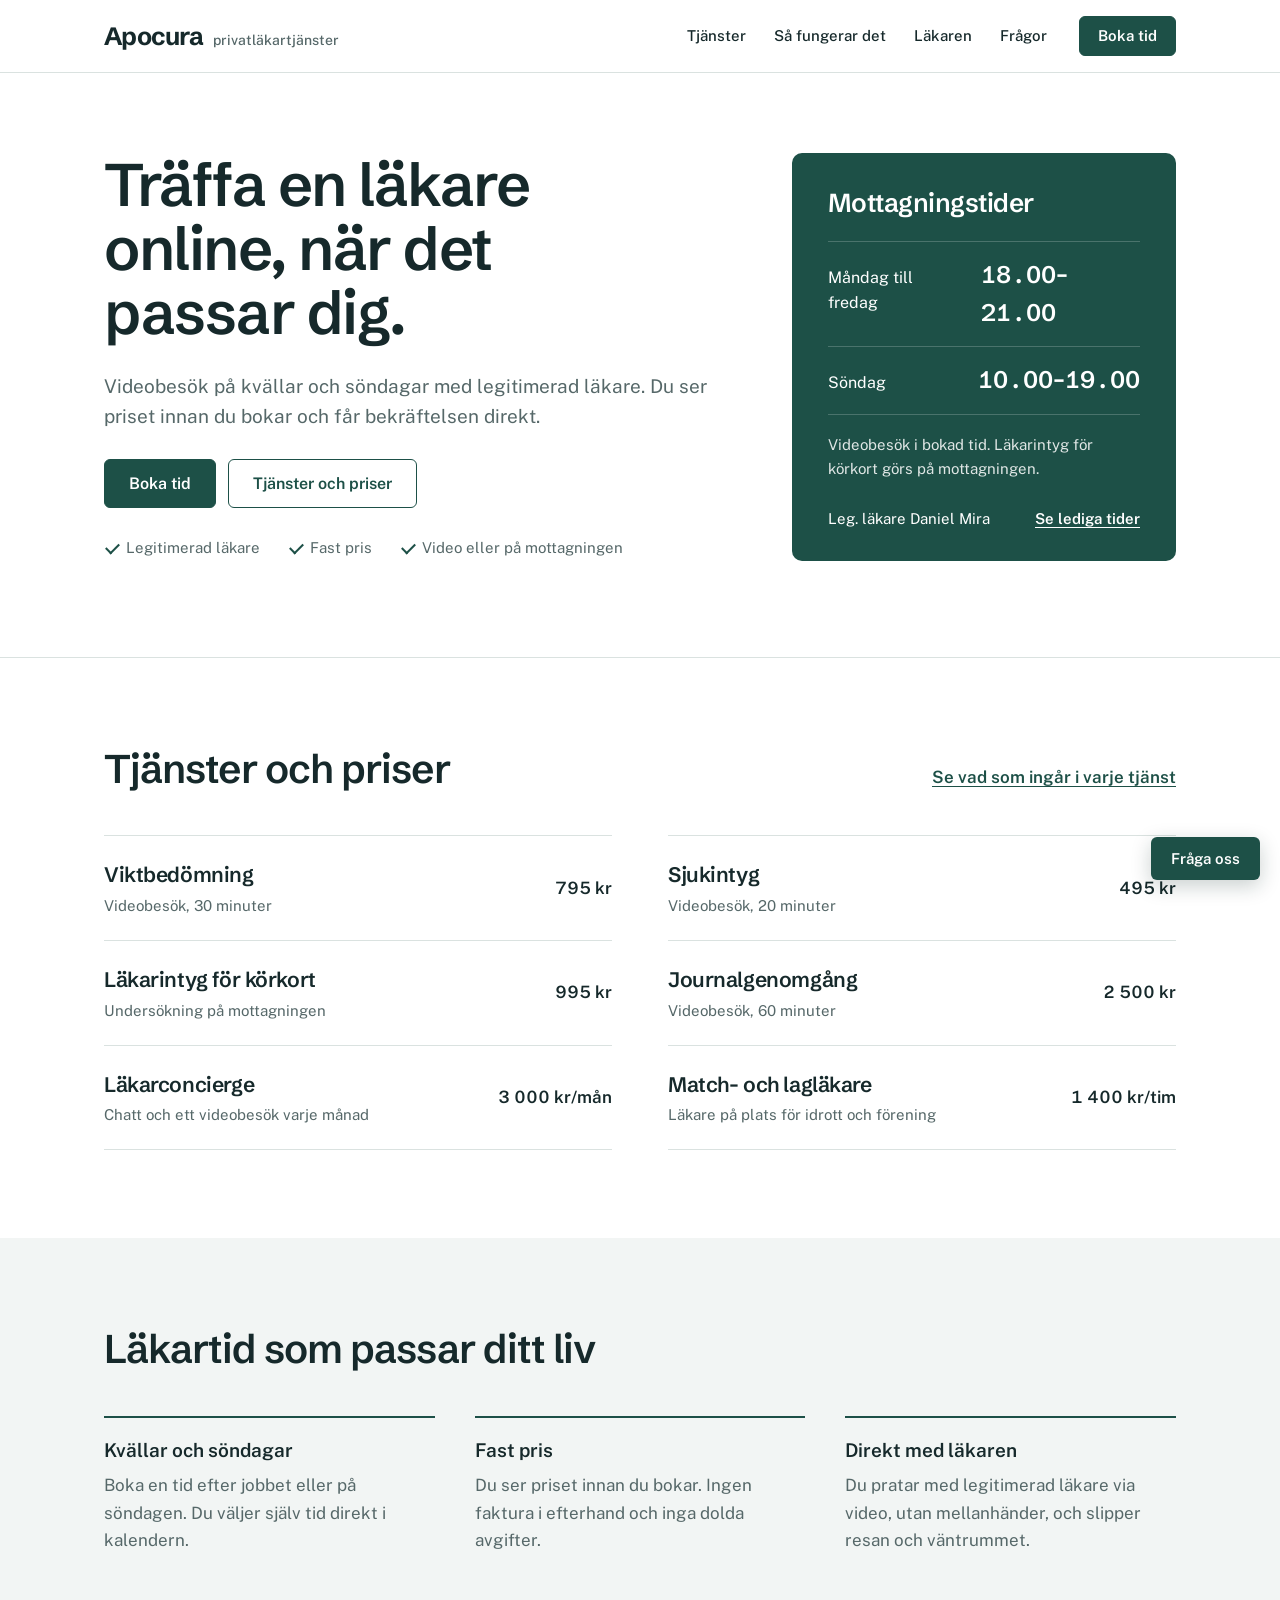
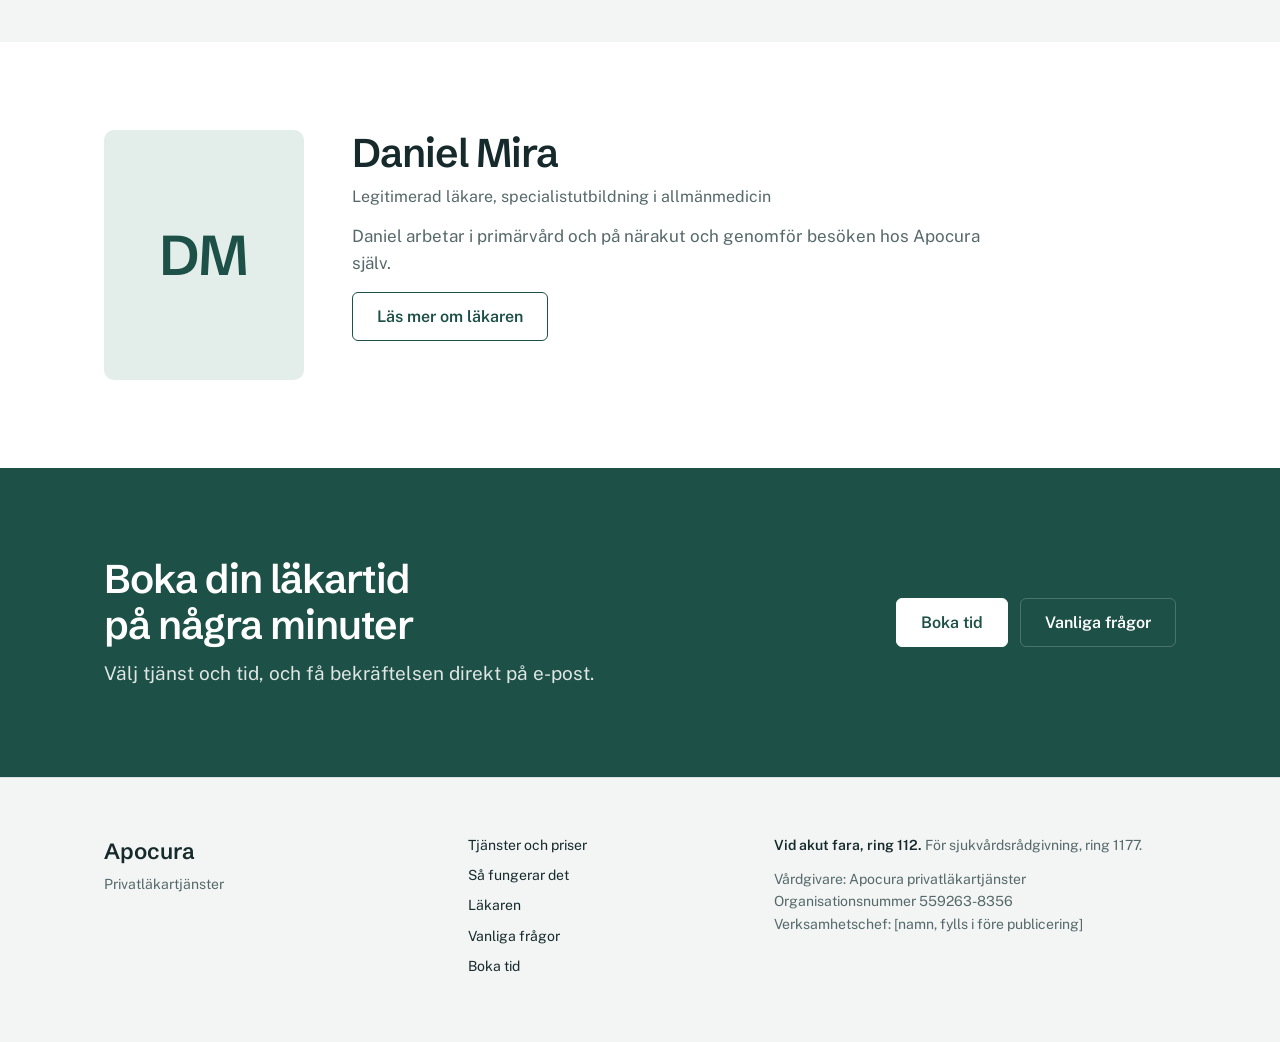
<file: index.html>
<!doctype html>
<html lang="sv">
<head>
<meta charset="utf-8">
<meta name="viewport" content="width=device-width, initial-scale=1">
<title>Apocura – boka läkare online, kvällar och söndagar</title>
<meta name="description" content="Träffa en läkare online, när det passar dig. Viktbedömning, sjukintyg, körkortsintyg, journalgenomgång och läkarconcierge.">
<meta property="og:title" content="Apocura privatläkartjänster">
<meta property="og:description" content="Träffa en läkare online, när det passar dig. Viktbedömning, sjukintyg, körkortsintyg, journalgenomgång och läkarconcierge.">
<meta property="og:type" content="website">
<meta name="theme-color" content="#1D5047">
<link rel="preconnect" href="https://fonts.googleapis.com">
<link rel="preconnect" href="https://fonts.gstatic.com" crossorigin>
<link rel="stylesheet" href="https://fonts.googleapis.com/css2?family=Public+Sans:wght@400;500;600;700&family=Schibsted+Grotesk:wght@500;600;700&display=swap">
<link rel="icon" href="data:image/svg+xml,%3Csvg xmlns='http://www.w3.org/2000/svg' viewBox='0 0 32 32'%3E%3Crect width='32' height='32' rx='6' fill='%231D5047'/%3E%3Ctext x='16' y='23' text-anchor='middle' font-family='Arial,Helvetica,sans-serif' font-size='19' font-weight='700' fill='%23fff'%3EA%3C/text%3E%3C/svg%3E">
<link rel="stylesheet" href="style.css?v=5">
</head>
<body>
<header class="top">
  <div class="wrap">
    <a class="brand" href="./">Apocura <span class="brandsub">privatläkartjänster</span></a>
    <button class="menu-btn" type="button" aria-expanded="false" aria-controls="nav">Meny</button>
    <nav id="nav" aria-label="Sidor"><a href="tjanster.html">Tjänster</a><a href="sa-fungerar-det.html">Så fungerar det</a><a href="lakaren.html">Läkaren</a><a href="fragor.html">Frågor</a></nav>
    <a class="btn sm" href="boka.html">Boka tid</a>
  </div>
</header>

<main id="top">
  <section class="hero">
    <div class="wrap">
      <div class="copy">
        <h1>Träffa en läkare online, när det passar dig.</h1>
        <p class="lead">Videobesök på kvällar och söndagar med legitimerad läkare. Du ser priset innan du bokar och får bekräftelsen direkt.</p>
        <div class="row">
          <a class="btn" href="boka.html">Boka tid</a>
          <a class="btn alt" href="tjanster.html">Tjänster och priser</a>
        </div>
        <ul class="facts">
          <li>Legitimerad läkare</li>
          <li>Fast pris</li>
          <li>Video eller på mottagningen</li>
        </ul>
      </div>
      <aside class="plate" aria-labelledby="plateH">
        <h2 id="plateH">Mottagningstider</h2>
        <dl>
          <div><dt>Måndag till fredag</dt><dd>18.00–21.00</dd></div>
          <div><dt>Söndag</dt><dd>10.00–19.00</dd></div>
        </dl>
        <p>Videobesök i bokad tid. Läkarintyg för körkort görs på mottagningen.</p>
        <div class="plate-foot"><span>Leg. läkare Daniel Mira</span><a href="boka.html">Se lediga tider</a></div>
      </aside>
    </div>
  </section>

  <section class="s" id="oversikt">
    <div class="wrap">
      <div class="head split">
        <h2>Tjänster och priser</h2>
        <a href="tjanster.html">Se vad som ingår i varje tjänst</a>
      </div>
      <ul class="svc-list">
        <li><a href="tjanster.html#vikt"><span class="nm">Viktbedömning</span><span class="ds">Videobesök, 30 minuter</span><span class="pr num">795 kr</span></a></li>
        <li><a href="tjanster.html#sjukintyg"><span class="nm">Sjukintyg</span><span class="ds">Videobesök, 20 minuter</span><span class="pr num">495 kr</span></a></li>
        <li><a href="tjanster.html#korkort"><span class="nm">Läkarintyg för körkort</span><span class="ds">Undersökning på mottagningen</span><span class="pr num">995 kr</span></a></li>
        <li><a href="tjanster.html#journal"><span class="nm">Journalgenomgång</span><span class="ds">Videobesök, 60 minuter</span><span class="pr num">2 500 kr</span></a></li>
        <li><a href="tjanster.html#concierge"><span class="nm">Läkarconcierge</span><span class="ds">Chatt och ett videobesök varje månad</span><span class="pr num">3 000 kr/mån</span></a></li>
        <li><a href="tjanster.html#matchlakare"><span class="nm">Match- och lagläkare</span><span class="ds">Läkare på plats för idrott och förening</span><span class="pr num">1 400 kr/tim</span></a></li>
      </ul>
    </div>
  </section>

  <section class="s band">
    <div class="wrap">
      <div class="head">
        <h2>Läkartid som passar ditt liv</h2>
      </div>
      <div class="cols">
        <div><h3>Kvällar och söndagar</h3><p class="muted">Boka en tid efter jobbet eller på söndagen. Du väljer själv tid direkt i kalendern.</p></div>
        <div><h3>Fast pris</h3><p class="muted">Du ser priset innan du bokar. Ingen faktura i efterhand och inga dolda avgifter.</p></div>
        <div><h3>Direkt med läkaren</h3><p class="muted">Du pratar med legitimerad läkare via video, utan mellanhänder, och slipper resan och väntrummet.</p></div>
      </div>
    </div>
  </section>

  <section class="s">
    <div class="wrap">
      <div class="doc-card">
        <div class="doc-photo"><span class="doc-fallback" aria-hidden="true">DM</span></div>
        <div class="doc-text">
          <h2>Daniel Mira</h2>
          <p class="role">Legitimerad läkare, specialistutbildning i allmänmedicin</p>
          <p class="muted">Daniel arbetar i primärvård och på närakut och genomför besöken hos Apocura själv.</p>
          <p><a class="btn alt" href="lakaren.html">Läs mer om läkaren</a></p>
        </div>
      </div>
    </div>
  </section>

  <section class="s ctaband">
    <div class="wrap">
      <div>
        <h2>Boka din läkartid på några minuter</h2>
        <p class="lead">Välj tjänst och tid, och få bekräftelsen direkt på e-post.</p>
      </div>
      <div class="row"><a class="btn" href="boka.html">Boka tid</a><a class="btn alt" href="fragor.html">Vanliga frågor</a></div>
    </div>
  </section>
</main>

<button id="chatBtn" class="chat-btn" type="button" aria-expanded="false" aria-controls="chatPanel">Fråga oss</button>
<section id="chatPanel" class="chat" role="dialog" aria-label="Chatt om våra tjänster" hidden>
  <header><b>Fråga om våra tjänster</b><button id="chatX" type="button" aria-label="Stäng chatten">×</button></header>
  <p class="chat-note">Automatisk assistent, inte en läkare. Skriv inga hälsouppgifter eller personnummer.</p>
  <div id="chatLog" class="chat-log" aria-live="polite"></div>
  <div id="chatChips" class="chat-chips"></div>
  <form id="chatForm" class="chat-form"><input id="chatIn" type="text" autocomplete="off" placeholder="Skriv din fråga" aria-label="Din fråga"><button class="btn sm" type="submit">Skicka</button></form>
</section>

<footer>
  <div class="wrap foot">
    <div class="foot-brand">
      <b>Apocura</b>
      <p>Privatläkartjänster</p>
    </div>
    <nav class="foot-nav" aria-label="Sidfot"><a href="tjanster.html">Tjänster och priser</a><a href="sa-fungerar-det.html">Så fungerar det</a><a href="lakaren.html">Läkaren</a><a href="fragor.html">Vanliga frågor</a><a href="boka.html">Boka tid</a></nav>
    <div class="foot-info">
      <p><strong>Vid akut fara, ring 112.</strong> För sjukvårdsrådgivning, ring 1177.</p>
      <p>Vårdgivare: Apocura privatläkartjänster<br>Organisationsnummer 559263-8356<br>Verksamhetschef: [namn, fylls i före publicering]</p>
    </div>
  </div>
</footer>

<script src="chat.js?v=5"></script>
</body>
</html>
</file>
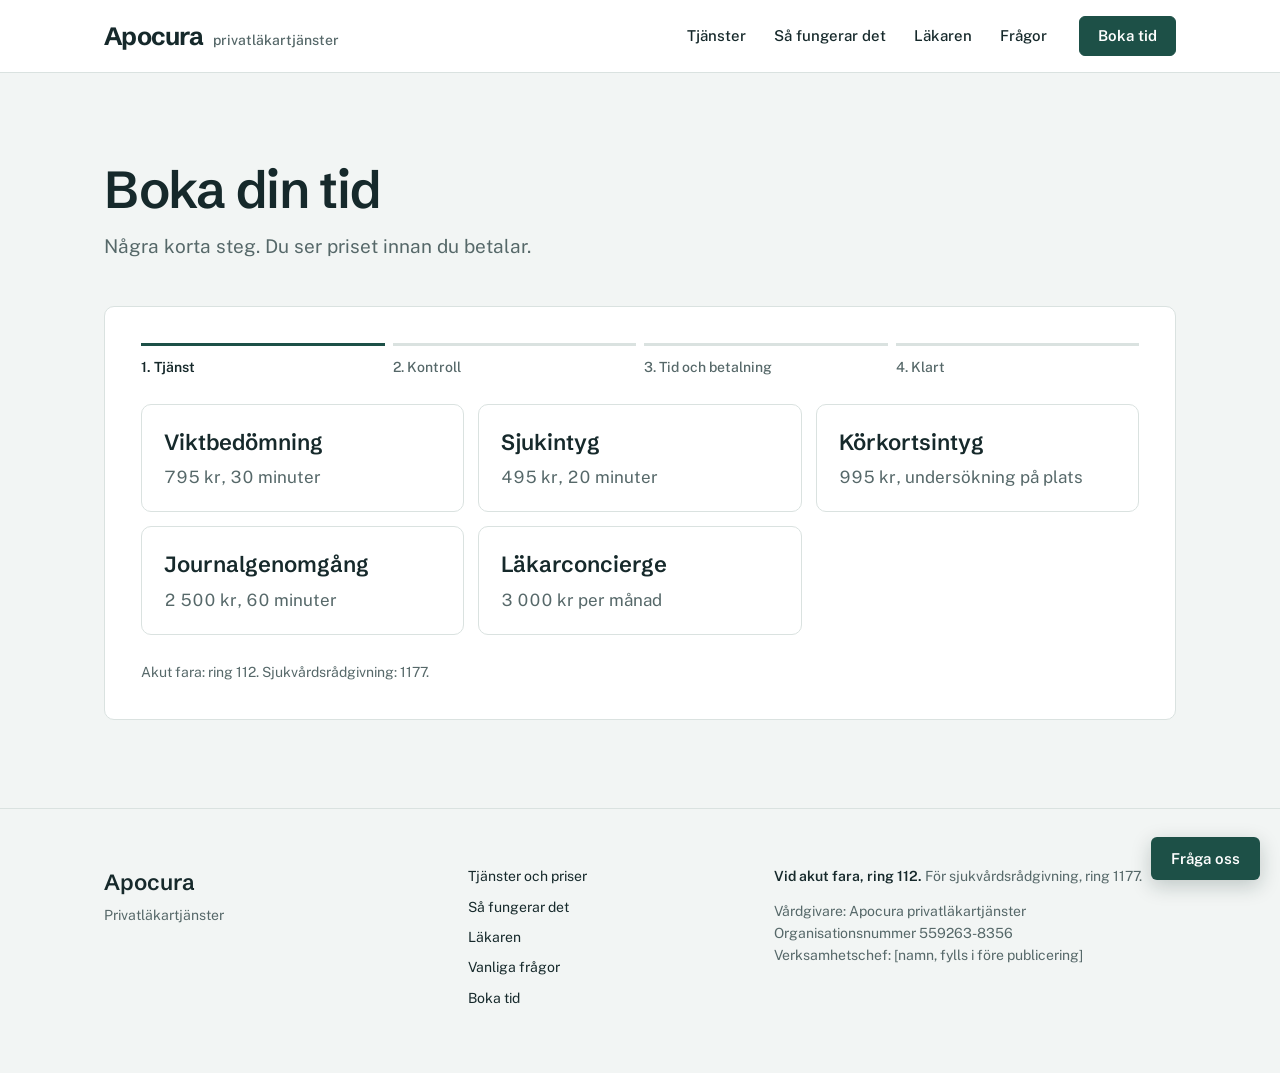
<file: boka.html>
<!doctype html>
<html lang="sv">
<head>
<meta charset="utf-8">
<meta name="viewport" content="width=device-width, initial-scale=1">
<title>Boka tid | Apocura</title>
<meta name="description" content="Välj tjänst, svara på några frågor och boka en tid som passar dig.">
<meta property="og:title" content="Boka tid | Apocura">
<meta property="og:description" content="Välj tjänst, svara på några frågor och boka en tid som passar dig.">
<meta property="og:type" content="website">
<meta name="theme-color" content="#1D5047">
<link rel="preconnect" href="https://fonts.googleapis.com">
<link rel="preconnect" href="https://fonts.gstatic.com" crossorigin>
<link rel="stylesheet" href="https://fonts.googleapis.com/css2?family=Public+Sans:wght@400;500;600;700&family=Schibsted+Grotesk:wght@500;600;700&display=swap">
<link rel="icon" href="data:image/svg+xml,%3Csvg xmlns='http://www.w3.org/2000/svg' viewBox='0 0 32 32'%3E%3Crect width='32' height='32' rx='6' fill='%231D5047'/%3E%3Ctext x='16' y='23' text-anchor='middle' font-family='Arial,Helvetica,sans-serif' font-size='19' font-weight='700' fill='%23fff'%3EA%3C/text%3E%3C/svg%3E">
<link rel="stylesheet" href="style.css?v=5">
</head>
<body>
<header class="top">
  <div class="wrap">
    <a class="brand" href="./">Apocura <span class="brandsub">privatläkartjänster</span></a>
    <button class="menu-btn" type="button" aria-expanded="false" aria-controls="nav">Meny</button>
    <nav id="nav" aria-label="Sidor"><a href="tjanster.html">Tjänster</a><a href="sa-fungerar-det.html">Så fungerar det</a><a href="lakaren.html">Läkaren</a><a href="fragor.html">Frågor</a></nav>
    <a class="btn sm" href="boka.html">Boka tid</a>
  </div>
</header>

<main id="top">
  <section class="s band" id="boka">
    <div class="wrap">
      <div class="head">
        <h1>Boka din tid</h1>
        <p class="lead">Några korta steg. Du ser priset innan du betalar.</p>
      </div>
      <div class="wiz">
        <ol class="stepper" id="stepper">
          <li data-s="service">1. Tjänst</li>
          <li data-s="check">2. Kontroll</li>
          <li data-s="pay">3. Tid och betalning</li>
          <li data-s="done">4. Klart</li>
        </ol>

        <div class="panel" id="w-service">
          <div class="choose">
            <button class="pick" data-pick="vikt" type="button"><b>Viktbedömning</b><span class="muted num">795 kr, 30 minuter</span></button>
            <button class="pick" data-pick="intyg" type="button"><b>Sjukintyg</b><span class="muted num">495 kr, 20 minuter</span></button>
            <button class="pick" data-pick="kort" type="button"><b>Körkortsintyg</b><span class="muted num">995 kr, undersökning på plats</span></button>
            <button class="pick" data-pick="jour" type="button"><b>Journalgenomgång</b><span class="muted num">2 500 kr, 60 minuter</span></button>
            <button class="pick" data-pick="conc" type="button"><b>Läkarconcierge</b><span class="muted num">3 000 kr per månad</span></button>
          </div>
        </div>

        <div class="panel" id="w-check-vikt" hidden>
          <h3>Kontrollera om en viktbedömning passar dig</h3>
          <p class="muted">Dina svar sparas inte och skickas inte någonstans. Läkaren går igenom allt med dig under besöket.</p>
          <div class="grid">
            <div class="field"><label for="sex">Kön (för att bedöma midjeomfånget)</label><select id="sex"><option value="kvinna">Kvinna</option><option value="man">Man</option></select></div>
            <div class="field"><label for="age">Ålder (år)</label><input type="number" id="age" inputmode="numeric" min="0" max="120"></div>
            <div class="field"><label for="height">Längd (cm)</label><input type="number" id="height" inputmode="decimal"></div>
            <div class="field"><label for="weight">Vikt (kg)</label><input type="number" id="weight" inputmode="decimal"></div>
            <div class="field"><label for="waist">Midjeomfång (cm)</label><input type="number" id="waist" inputmode="decimal"></div>
          </div>
          <p>BMI: <b class="num" id="bmiOut">–</b></p>
          <fieldset><legend>Kryssa i de sjukdomar du har</legend><div class="checks" id="g-comorb"></div></fieldset>
          <fieldset><legend>Kryssa i om något av detta stämmer för dig</legend><div class="checks" id="g-excl"></div></fieldset>
          <fieldset><legend>Kryssa i om något av detta stämmer. Läkaren tittar då extra på det.</legend><div class="checks" id="g-review"></div></fieldset>
          <fieldset><legend>Kryssa i de frågor där du svarar ja</legend><div class="checks" id="g-scoff"></div></fieldset>
          <label class="chk"><input type="checkbox" id="selfharm"><span>Jag har de senaste veckorna haft tankar på att skada mig själv eller på att inte vilja leva.</span></label>
          <div class="row">
            <button class="btn" id="btnEval" type="button">Kontrollera</button>
            <button class="btn alt" data-back type="button">Byt tjänst</button>
          </div>
          <div id="resultBox" hidden aria-live="polite">
            <div class="result" id="result"></div>
            <div class="row" id="resultActions" style="margin-top:14px"></div>
          </div>
        </div>

        <div class="panel" id="w-check-intyg" hidden>
          <h3>Innan du bokar sjukintyg</h3>
          <div class="checks">
            <label class="chk"><input type="checkbox" id="i1"><span>Jag har inga akuta besvär. Vid akut fara ringer jag 112.</span></label>
            <label class="chk"><input type="checkbox" id="i2"><span>Jag förstår att läkaren avgör om ett intyg kan utfärdas och att priset gäller bedömningen.</span></label>
          </div>
          <div class="row">
            <button class="btn" id="btnIntygNext" type="button" disabled>Fortsätt</button>
            <button class="btn alt" data-back type="button">Byt tjänst</button>
          </div>
        </div>

        <div class="panel" id="w-check-kort" hidden>
          <h3>Innan du bokar läkarintyg för körkort</h3>
          <p class="muted">Intyget gäller högre behörighet, till exempel lastbil och buss. Undersökningen sker på plats och omfattar en grundläggande hälsoundersökning och ett syntest. Förlänger du din behörighet och är under 45 år behöver du normalt inget läkarintyg, bara hälsodeklaration och synintyg. <a href="https://www.transportstyrelsen.se/sv/vagtrafik/Korkort/har-korkort/forlangning-av-hogre-behorigheter/" target="_blank" rel="noopener">Läs mer hos Transportstyrelsen</a>.</p>
          <p class="muted">Ta med legitimation, glasögon eller linser om du använder sådana, och en lista på dina läkemedel.</p>
          <div class="checks">
            <label class="chk"><input type="checkbox" id="k1"><span>Jag vet att undersökningen sker på plats.</span></label>
            <label class="chk"><input type="checkbox" id="k2"><span>Jag förstår att läkaren avgör om ett intyg kan utfärdas och att priset gäller undersökningen.</span></label>
            <label class="chk"><input type="checkbox" id="k3"><span>Jag godkänner att intyget skickas digitalt till Transportstyrelsen om läkaren utfärdar det.</span></label>
          </div>
          <div class="row">
            <button class="btn" id="btnKortNext" type="button" disabled>Fortsätt</button>
            <button class="btn alt" data-back type="button">Byt tjänst</button>
          </div>
        </div>

        <div class="panel" id="w-check-jour" hidden>
          <h3>Innan du bokar journalgenomgång</h3>
          <p class="muted">Läkaren går igenom din journal och förklarar medicinska tillstånd, provsvar och termer. Du kan läsa din journal i 1177 efter inloggning och visa den på skärmen under besöket, eller ta fram dina uppgifter på annat sätt.</p>
          <div class="checks">
            <label class="chk"><input type="checkbox" id="j1"><span>Jag förstår att besöket är en genomgång och förklaring, och att ingen ny behandling, recept eller sjukskrivning ingår.</span></label>
            <label class="chk"><input type="checkbox" id="j2"><span>Jag delar själv de uppgifter jag vill gå igenom, och jag förstår att läkaren inte kan se mer än det jag visar.</span></label>
          </div>
          <div class="row">
            <button class="btn" id="btnJourNext" type="button" disabled>Fortsätt</button>
            <button class="btn alt" data-back type="button">Byt tjänst</button>
          </div>
        </div>

        <div class="panel" id="w-check-conc" hidden>
          <h3>Innan du blir medlem i läkarconcierge</h3>
          <p class="muted">Medlemskapet ger dig direktkontakt med läkare via chat och ett videobesök på upp till 30 minuter varje månad. Det kostar 3 000 kr per månad.</p>
          <div class="checks">
            <label class="chk"><input type="checkbox" id="m1"><span>Jag har läst vad som ingår och inte ingår.</span></label>
            <label class="chk"><input type="checkbox" id="m2"><span>Jag förstår att medlemskapet förnyas varje månad tills jag säger upp det, och att det inte finns någon bindningstid.</span></label>
            <label class="chk"><input type="checkbox" id="m3"><span>Jag vet att tjänsten inte ersätter akut vård. Vid akut fara ringer jag 112.</span></label>
          </div>
          <div class="row">
            <button class="btn" id="btnConcNext" type="button" disabled>Fortsätt</button>
            <button class="btn alt" data-back type="button">Byt tjänst</button>
          </div>
        </div>

        <div class="panel" id="w-pay" hidden>
          <h3 id="payTitle">Välj tid och betala</h3>
          <p class="muted" id="payPlace" hidden>Undersökningen sker på mottagningen: [adress, fylls i före publicering].</p>
          <p class="muted" id="timeNote">Nästa steg: du väljer dag och tid och betalar i samma bokning. Tiden är bokad först när betalningen gått igenom, och då får du en bekräftelse med videolänk på e-post.</p>
          <p class="muted" id="concNote" hidden>När du är medlem får du en länk för att boka ditt första videobesök. Medlemskapet förnyas varje månad tills du säger upp det.</p>
          <p class="muted" id="subRow">Priset gäller bedömningen. Uppföljning ingår inte och bestäms först efter besöket. Den kostar 399 kr per månad, är frivillig och har ingen bindningstid.</p>
          <div class="checks">
            <label class="chk"><input type="checkbox" id="c1"><span>Jag godkänner att mina uppgifter behandlas för vård enligt patientdatalagen.</span></label>
            <label class="chk"><input type="checkbox" id="c2"><span>Jag vet att besöket kan transkriberas för att skriva journalen och att ljudet inte sparas.</span></label>
          </div>
          <div id="calWrap" hidden>
            <iframe id="calFrame" title="Välj tid och betala" loading="lazy" allow="payment"></iframe>
            <p class="muted small" id="calPayNote" hidden><b>Tiden är reserverad.</b> Slutför betalningen i rutan ovan. Du är bokad först när betalningen är genomförd.</p>
            <p class="muted small">Har du fått bekräftelsen på e-post? <button class="btn alt sm" type="button" id="calDone">Jag är klar med bokningen</button></p>
            <p class="muted small">Fungerar bokningen inte här? <a id="calOpen" href="#boka" target="_blank" rel="noopener">Öppna den i en ny flik</a>.</p>
          </div>
          <div class="sum"><span>Att betala idag</span><b class="num" id="total">–</b></div>
          <p class="testbox">Testläge: betala med testkortet <b class="num">4242 4242 4242 4242</b>, valfritt framtida utgångsdatum och valfri CVC. Inga riktiga pengar dras.</p>
          <div class="row">
            <a class="btn" id="btnPay" href="#boka" target="_blank" rel="noopener" aria-disabled="true">Betala med Stripe</a>
            <button class="btn alt" data-back type="button">Byt tjänst</button>
          </div>
          <p class="status" id="payMsg" role="status"></p>
        </div>
        <div class="panel" id="w-done" hidden>
          <div class="ok" aria-hidden="true" style="width:52px;height:52px;border-radius:50%;background:var(--primary);color:var(--primary-ink);display:grid;place-items:center;font-size:28px;margin-bottom:12px">✓</div>
          <h3>Tack, du är bokad</h3>
          <p class="muted">Du får en bekräftelse med tid och videolänk på den e-postadress du angav. Titta i skräppostmappen om den uteblir. Läkaren läser dina svar innan besöket.</p>
          <p class="muted">Behöver du ändra eller avboka tiden gör du det via länken i bekräftelsemejlet.</p>
          <div class="row"><a class="btn" href="./">Till startsidan</a><button class="btn alt" type="button" data-back>Boka en till tjänst</button></div>
        </div>
        <p class="emerg">Akut fara: ring 112. Sjukvårdsrådgivning: 1177.</p>
      </div>
    </div>
  </section>
</main>

<button id="chatBtn" class="chat-btn" type="button" aria-expanded="false" aria-controls="chatPanel">Fråga oss</button>
<section id="chatPanel" class="chat" role="dialog" aria-label="Chatt om våra tjänster" hidden>
  <header><b>Fråga om våra tjänster</b><button id="chatX" type="button" aria-label="Stäng chatten">×</button></header>
  <p class="chat-note">Automatisk assistent, inte en läkare. Skriv inga hälsouppgifter eller personnummer.</p>
  <div id="chatLog" class="chat-log" aria-live="polite"></div>
  <div id="chatChips" class="chat-chips"></div>
  <form id="chatForm" class="chat-form"><input id="chatIn" type="text" autocomplete="off" placeholder="Skriv din fråga" aria-label="Din fråga"><button class="btn sm" type="submit">Skicka</button></form>
</section>

<footer>
  <div class="wrap foot">
    <div class="foot-brand">
      <b>Apocura</b>
      <p>Privatläkartjänster</p>
    </div>
    <nav class="foot-nav" aria-label="Sidfot"><a href="tjanster.html">Tjänster och priser</a><a href="sa-fungerar-det.html">Så fungerar det</a><a href="lakaren.html">Läkaren</a><a href="fragor.html">Vanliga frågor</a><a href="boka.html">Boka tid</a></nav>
    <div class="foot-info">
      <p><strong>Vid akut fara, ring 112.</strong> För sjukvårdsrådgivning, ring 1177.</p>
      <p>Vårdgivare: Apocura privatläkartjänster<br>Organisationsnummer 559263-8356<br>Verksamhetschef: [namn, fylls i före publicering]</p>
    </div>
  </div>
</footer>

<script>
const $ = (id) => document.getElementById(id);
const fmt = (n) => Math.round(n).toLocaleString("sv-SE");

const COMORB = { hypertoni: "Högt blodtryck", typ2: "Typ 2-diabetes eller prediabetes (förstadium)", somnapne: "Sömnapné", blodfetter: "Förhöjda blodfetter" };
const EXCL = {
  gravid: "Jag är gravid, försöker bli gravid eller ammar",
  mtc: "Medullär sköldkörtelcancer eller MEN2 hos mig själv eller i min släkt",
  allergi: "Jag har haft en allergisk reaktion mot ett läkemedel för viktminskning",
  annatglp: "Jag använder redan ett läkemedel för viktminskning"
};
const REVIEW = {
  pankreatit: "Tidigare inflammation i bukspottkörteln (pankreatit)",
  gallsten: "Gallsten",
  mag: "Allvarlig mag-tarmsjukdom, till exempel förlamad magsäck (gastropares) eller inflammatorisk tarmsjukdom (IBD)",
  insulin: "Jag använder insulin eller diabetesläkemedel som kan ge lågt blodsocker (sulfonureider)",
  retinopati: "Ögonskada av diabetes (diabetesretinopati)",
  depression: "Depression eller annan psykisk ohälsa som jag får behandling för"
};
const SCOFF = [
  "Framkallar du kräkningar när du känner dig obehagligt mätt?",
  "Oroar du dig för att ha förlorat kontrollen över hur mycket du äter?",
  "Har du nyligen gått ner mer än 6 kg på tre månader?",
  "Upplever du dig som överviktig trots att andra uppfattar dig som underviktig?",
  "Upplever du att mat och ätande tar mycket stor plats i ditt liv?"
];

//<triage>
function triage(d) {
  const reasons = [];
  const level = { akut: 4, reject: 3, review: 2, ok: 1 };
  let lv = "ok";
  const up = (x) => { if (level[x] > level[lv]) lv = x; };
  const R = (x, text) => { reasons.push({ lv: x, text }); up(x); };
  const bmi = d.height && d.weight ? d.weight / Math.pow(d.height / 100, 2) : null;
  if (d.selfharm) {
    R("akut", "Du har uppgett tankar på att skada dig eller inte vilja leva.");
    return { level: "akut", bmi, reasons };
  }
  if (bmi === null || d.age === null) {
    R("review", "Ålder, längd eller vikt saknas, så BMI kan inte räknas ut.");
    return { level: "review", bmi, reasons };
  }
  if (d.age < 18) R("reject", "Du är under 18 år.");
  for (const k of d.excl) R("reject", EXCL[k]);
  const waistHigh = d.waist !== null && ((d.sex === "kvinna" && d.waist > 88) || (d.sex === "man" && d.waist > 102));
  const co = d.comorb.length;
  if (bmi >= 35) {
    /* uppfyller indikation */
  } else if (bmi >= 30) {
    if (!(waistHigh || co > 0)) R("review", "BMI 30 till 34,9 utan ökat midjeomfång eller följdsjukdom. Läkaren avgör under besöket.");
  } else if (bmi >= 27) {
    if (co > 0) R("review", "BMI 27 till 29,9 med följdsjukdom. Läkaren avgör under besöket.");
    else R("reject", "BMI 27 till 29,9 utan följdsjukdom.");
  } else {
    R("reject", "BMI under 27.");
  }
  for (const k of d.review) R("review", REVIEW[k]);
  if (d.scoff >= 2) R("review", "Du svarade ja på " + d.scoff + " av 5 frågor om ätbeteende. Läkaren går igenom det med dig.");
  if (d.age >= 75) R("review", "Du är 75 år eller äldre.");
  return { level: lv, bmi, reasons };
}
//</triage>

// Testlänkar från Stripes sandbox. Byt till skarpa länkar först när verksamheten är registrerad och kontot är aktiverat.
const LINKS = {
  start: "https://book.stripe.com/test_5kQfZjdhB1CE1Cj9hGbAs00",
  sjuk: "https://book.stripe.com/test_14AeVf91l8125SzdxWbAs02",
  kort: "https://book.stripe.com/test_4gMcN76Tdgxy6WD65ubAs03",
  jour: "https://book.stripe.com/test_5kQ9AVdhB6WY1Cj9hGbAs04",
  conc: "https://buy.stripe.com/test_5kQcN77Xhftu2GndxWbAs05"
};
const CAL = { vikt:"https://cal.com/daniel-mira-1u9adr/viktbedomning", intyg:"https://cal.com/daniel-mira-1u9adr/sjukintyg", jour:"https://cal.com/daniel-mira-1u9adr/journalgenomgang" };
const PRICE = { vikt: 795, intyg: 495, kort: 995, jour: 2500, conc: 3000 };
const W = { service: null, step: "service", result: null };

function checkGroup(host, items, name) {
  const h = $(host);
  const entries = Array.isArray(items) ? items.map((t, i) => [String(i), t]) : Object.entries(items);
  for (const [k, t] of entries) {
    const lab = document.createElement("label"); lab.className = "chk";
    const inp = document.createElement("input"); inp.type = "checkbox"; inp.name = name; inp.value = k;
    const sp = document.createElement("span"); sp.textContent = t;
    lab.append(inp, sp); h.append(lab);
  }
}
checkGroup("g-comorb", COMORB, "comorb");
checkGroup("g-excl", EXCL, "excl");
checkGroup("g-review", REVIEW, "review");
checkGroup("g-scoff", SCOFF, "scoff");

const num = (id) => { const v = parseFloat(String($(id).value).replace(",", ".")); return isFinite(v) ? v : null; };
const checked = (name) => [...document.querySelectorAll('input[name="' + name + '"]:checked')].map((i) => i.value);
function readIntake() {
  return {
    sex: $("sex").value, age: num("age"), height: num("height"), weight: num("weight"), waist: num("waist"),
    comorb: checked("comorb"), excl: checked("excl"), review: checked("review"),
    scoff: checked("scoff").length, selfharm: $("selfharm").checked
  };
}
function updateBmi() {
  const h = num("height"), w = num("weight");
  $("bmiOut").textContent = h && w ? (w / Math.pow(h / 100, 2)).toFixed(1).replace(".", ",") : "–";
}
["height", "weight"].forEach((id) => $(id).addEventListener("input", updateBmi));

/* Flöde */
const ORDER = ["service", "check", "pay"];
function show(step) {
  W.step = step;
  $("w-service").hidden = step !== "service";
  $("w-check-vikt").hidden = !(step === "check" && W.service === "vikt");
  $("w-check-intyg").hidden = !(step === "check" && W.service === "intyg");
  $("w-check-kort").hidden = !(step === "check" && W.service === "kort");
  $("w-check-jour").hidden = !(step === "check" && W.service === "jour");
  $("w-check-conc").hidden = !(step === "check" && W.service === "conc");
  $("w-pay").hidden = step !== "pay";
  $("w-done").hidden = step !== "done";
  document.querySelectorAll("#stepper li").forEach((li) => li.classList.toggle("on", li.dataset.s === step));
  if (step === "pay") preparePay();
}
function pick(service) {
  if (service !== "vikt" && service !== "intyg" && service !== "kort" && service !== "jour" && service !== "conc") { return; }
  if (W.service !== service) { W.result = null; $("resultBox").hidden = true; $("payMsg").textContent = ""; }
  W.service = service;
  show("check");
}
function preparePay() {
  const v = W.service === "vikt";
  const T = { vikt: "Boka och betala viktbedömning", intyg: "Boka och betala sjukintyg", kort: "Betala för undersökning på plats", jour: "Boka och betala journalgenomgång", conc: "Bli medlem i läkarconcierge" };
  $("payTitle").textContent = T[W.service];
  $("subRow").hidden = !v;
  $("payPlace").hidden = W.service !== "kort";
  $("timeNote").hidden = W.service === "conc" || W.service === "kort";
  $("concNote").hidden = W.service !== "conc";
  updateTotal(); updatePay();
}
document.querySelectorAll("[data-pick]").forEach((el) => el.addEventListener("click", () => {
  const s = el.dataset.pick;
  if (s) pick(s); else if (W.step === "service") show("service");
}));
document.querySelectorAll("[data-back]").forEach((el) => el.addEventListener("click", () => show("service")));

/* Kontroll, viktbedömning */
const LV = { ok: "Kan vara aktuellt", review: "Läkaren tittar extra", reject: "Passar inte via nätet", akut: "Viktigt" };
function evaluate() {
  const r = triage(readIntake());
  W.result = r;
  const box = $("result");
  box.className = "result " + r.level;
  box.replaceChildren();
  const pill = document.createElement("span"); pill.className = "pill " + r.level; pill.textContent = LV[r.level];
  box.append(pill);
  if (r.bmi) { const b = document.createElement("p"); b.className = "num"; b.textContent = "BMI " + r.bmi.toFixed(1).replace(".", ","); box.append(b); }
  const msg = document.createElement("p");
  if (r.level === "akut") msg.textContent = "Det du har svarat är viktigt. Ring 112 om du är i akut fara. Du kan också ringa Självmordslinjen på 90101 eller 1177. Du går inte vidare i bokningen nu, eftersom du kan behöva träffa vården snabbare än vad den här tjänsten kan erbjuda.";
  else if (r.level === "reject") msg.textContent = "Enligt dina svar kan vi tyvärr inte erbjuda en viktbedömning på distans. Din vårdcentral eller 1177 kan hjälpa dig vidare.";
  else if (r.level === "review") msg.textContent = "Du kan boka. Läkaren tittar extra på punkterna nedan och avgör sedan under besöket vad som är lämpligt.";
  else msg.textContent = "Dina svar passar en viktbedömning. Läkaren gör den slutliga bedömningen under besöket.";
  box.append(msg);
  if (r.reasons.length) {
    const ul = document.createElement("ul"); ul.className = "plain";
    for (const x of r.reasons) { const li = document.createElement("li"); li.textContent = x.text; ul.append(li); }
    box.append(ul);
  }
  const act = $("resultActions"); act.replaceChildren();
  if (r.level === "ok" || r.level === "review") {
    const b = document.createElement("button"); b.className = "btn"; b.type = "button"; b.textContent = "Välj tid";
    b.onclick = () => show("pay"); act.append(b);
  }
  $("resultBox").hidden = false;
}
$("btnEval").onclick = evaluate;

/* Kontroll, sjukintyg */
function updateIntyg() { $("btnIntygNext").disabled = !($("i1").checked && $("i2").checked); }
["i1", "i2"].forEach((id) => $(id).addEventListener("change", updateIntyg));
$("btnIntygNext").onclick = () => show("pay");

/* Kontroll, körkortsintyg */
function updateKort() { $("btnKortNext").disabled = !($("k1").checked && $("k2").checked && $("k3").checked); }
["k1", "k2", "k3"].forEach((id) => $(id).addEventListener("change", updateKort));
$("btnKortNext").onclick = () => show("pay");

/* Kontroll, journalgenomgång */
function updateJour() { $("btnJourNext").disabled = !($("j1").checked && $("j2").checked); }
["j1", "j2"].forEach((id) => $(id).addEventListener("change", updateJour));
$("btnJourNext").onclick = () => show("pay");

/* Kontroll, läkarconcierge */
function updateConc() { $("btnConcNext").disabled = !($("m1").checked && $("m2").checked && $("m3").checked); }
["m1", "m2", "m3"].forEach((id) => $(id).addEventListener("change", updateConc));
$("btnConcNext").onclick = () => show("pay");

/* Betalning */
function totalNow() {
  if (W.service === "intyg") return PRICE.intyg;
  if (W.service === "kort") return PRICE.kort;
  if (W.service === "jour") return PRICE.jour;
  if (W.service === "conc") return PRICE.conc;
  return PRICE.vikt;
}
function updateTotal() { $("total").textContent = fmt(totalNow()) + " kr"; }
function payRef() {
  if (W.service === "conc") return "conc-medlem";
  return W.service + "-" + Date.now().toString(36);
}
function payHref() {
  if (CAL[W.service]) return CAL[W.service];
  const base = W.service === "intyg" ? LINKS.sjuk : W.service === "kort" ? LINKS.kort : W.service === "jour" ? LINKS.jour : W.service === "conc" ? LINKS.conc : LINKS.start;
  return base + "?client_reference_id=" + payRef();
}
function payOk() {
  if (!$("c1").checked || !$("c2").checked) return false;
  if (W.service === "intyg") return $("i1").checked && $("i2").checked;
  if (W.service === "kort") return $("k1").checked && $("k2").checked && $("k3").checked;
  if (W.service === "jour") return $("j1").checked && $("j2").checked;
  if (W.service === "conc") return $("m1").checked && $("m2").checked && $("m3").checked;
  return !!(W.result && (W.result.level === "ok" || W.result.level === "review"));
}
function updatePay() {
  const a = $("btnPay");
  a.setAttribute("aria-disabled", String(!payOk()));
  a.href = payOk() ? payHref() : "#boka";
  const wrap = $("calWrap"), fr = $("calFrame");
  if (CAL[W.service]) {
    const url = CAL[W.service];
    a.hidden = true;
    wrap.hidden = !payOk();
    if (payOk()) {
      const src = url + "?embed=true&layout=month_view&theme=light";
      if (fr.dataset.u !== src) { fr.src = src; fr.dataset.u = src; }
      $("calOpen").href = url;
    }
  } else { a.hidden = false; wrap.hidden = true; }
  a.textContent = CAL[W.service] ? "Välj tid och betala" : (W.service === "kort" ? "Betala med Stripe" : "Betala med Stripe");
}
["c1", "c2"].forEach((id) => $(id).addEventListener("change", () => { updateTotal(); updatePay(); }));
$("btnPay").addEventListener("click", (e) => {
  if (!payOk()) { e.preventDefault(); $("payMsg").textContent = "Godkänn båda rutorna först."; return; }
  $("payMsg").textContent = W.service === "conc"
    ? "Betalningen sker på Stripes sida i en ny flik. Medlemskapet förnyas varje månad tills du säger upp det."
    : (CAL[W.service] ? "Bokningen öppnas i en ny flik. Välj dag och tid och betala där. Du är bokad först när betalningen gått igenom." : "Betalningen sker på Stripes sida i en ny flik. Tid för undersökningen bokar vi tillsammans efter betalningen.");
});

window.addEventListener("message", (e) => {
  let host = ""; try { host = new URL(e.origin).hostname; } catch (x) { return; }
  if (!/(^|\.)cal\.com$/.test(host)) return;
  const d = e.data || {};
  if (d.originator !== "CAL") return;
  console.log("[Apocura] Cal-meddelande:", JSON.stringify(d).slice(0, 300));
  const t = String(d.type || d.method || "");
  if (/bookingSuccessful/i.test(t)) {
    // Vid betald bokning skickar Cal.com händelsen redan när tiden är reserverad,
    // före betalningen. Då ska vi stanna kvar tills betalningen är klar.
    const raw = JSON.stringify(d);
    const payPending = /paymentUid|paymentRequired|requiresPayment|"paid":false|payment_required|\/payment\//i.test(raw);
    if (payPending) { const n = document.getElementById("calPayNote"); if (n) n.hidden = false; return; }
    show("done"); const el = document.getElementById("boka"); if (el) el.scrollIntoView({ behavior: "smooth" });
  }
});
$("calDone").addEventListener("click", () => show("done"));
show("service");
const _s = new URLSearchParams(location.search).get("s");
if (_s) pick(_s);
</script>
<script src="chat.js?v=5"></script>
</body>
</html>
</file>
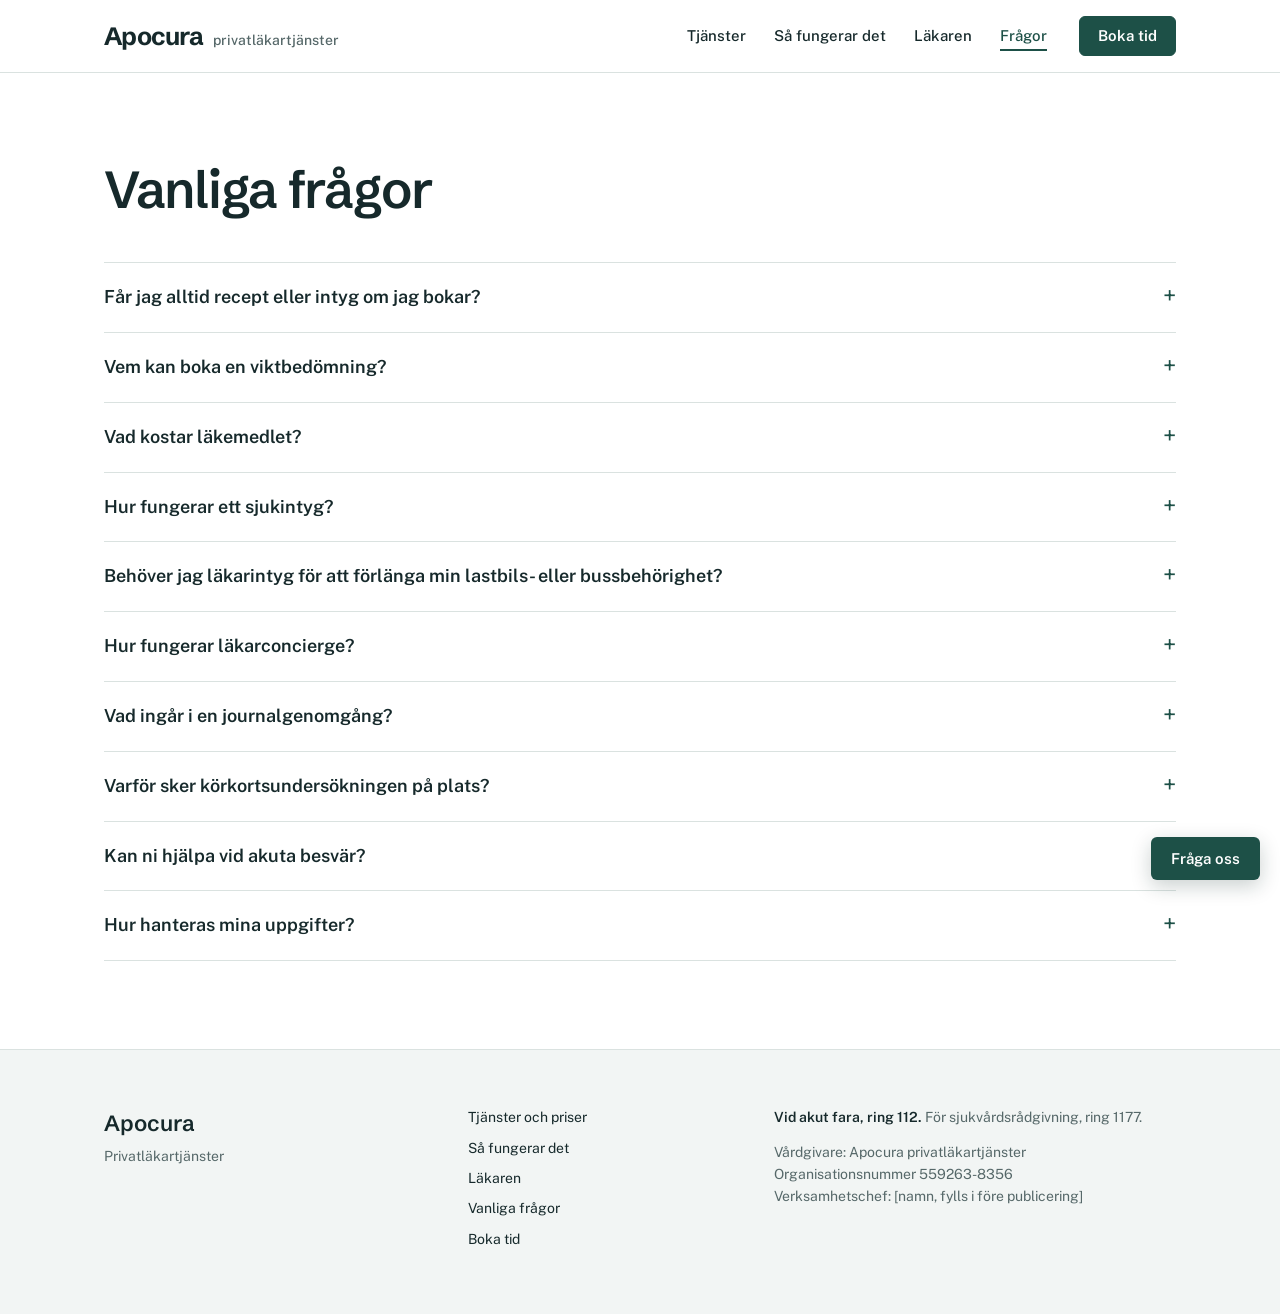
<file: fragor.html>
<!doctype html>
<html lang="sv">
<head>
<meta charset="utf-8">
<meta name="viewport" content="width=device-width, initial-scale=1">
<title>Vanliga frågor | Apocura</title>
<meta name="description" content="Svar på vanliga frågor om bokning, recept, intyg, läkarconcierge och hur dina uppgifter hanteras.">
<meta property="og:title" content="Vanliga frågor | Apocura">
<meta property="og:description" content="Svar på vanliga frågor om bokning, recept, intyg, läkarconcierge och hur dina uppgifter hanteras.">
<meta property="og:type" content="website">
<meta name="theme-color" content="#1D5047">
<link rel="preconnect" href="https://fonts.googleapis.com">
<link rel="preconnect" href="https://fonts.gstatic.com" crossorigin>
<link rel="stylesheet" href="https://fonts.googleapis.com/css2?family=Public+Sans:wght@400;500;600;700&family=Schibsted+Grotesk:wght@500;600;700&display=swap">
<link rel="icon" href="data:image/svg+xml,%3Csvg xmlns='http://www.w3.org/2000/svg' viewBox='0 0 32 32'%3E%3Crect width='32' height='32' rx='6' fill='%231D5047'/%3E%3Ctext x='16' y='23' text-anchor='middle' font-family='Arial,Helvetica,sans-serif' font-size='19' font-weight='700' fill='%23fff'%3EA%3C/text%3E%3C/svg%3E">
<link rel="stylesheet" href="style.css?v=5">
</head>
<body>
<header class="top">
  <div class="wrap">
    <a class="brand" href="./">Apocura <span class="brandsub">privatläkartjänster</span></a>
    <button class="menu-btn" type="button" aria-expanded="false" aria-controls="nav">Meny</button>
    <nav id="nav" aria-label="Sidor"><a href="tjanster.html">Tjänster</a><a href="sa-fungerar-det.html">Så fungerar det</a><a href="lakaren.html">Läkaren</a><a href="fragor.html" aria-current="page">Frågor</a></nav>
    <a class="btn sm" href="boka.html">Boka tid</a>
  </div>
</header>

<main id="top">
  <section class="s" id="fragor">
    <div class="wrap">
      <div class="head">
        <h1>Vanliga frågor</h1>
      </div>
      <div>
        <details><summary>Får jag alltid recept eller intyg om jag bokar?</summary><p>Nej. Läkaren gör en medicinsk bedömning och avgör vad som är lämpligt. Du betalar för bedömningen och inte för ett visst utfall.</p></details>
        <details><summary>Vem kan boka en viktbedömning?</summary><p>Vuxna över 18 år med övervikt eller fetma. Kontrollen i bokningen visar om det kan vara aktuellt. Det är läkaren som avgör vid besöket.</p></details>
        <details><summary>Vad kostar läkemedlet?</summary><p>Läkemedel mot övervikt ingår normalt inte i läkemedelsförmånen, så du betalar själv på apotek. Kostnaden varierar mellan läkemedel och doser. Läkaren går igenom den med dig.</p></details>
        <details><summary>Hur fungerar ett sjukintyg?</summary><p>Läkaren bedömer din arbetsförmåga utifrån vad som framkommer vid videobesöket och avgör om ett intyg kan utfärdas. Behöver du träffas fysiskt eller söka annan vård får du veta det.</p></details>
        <details><summary>Behöver jag läkarintyg för att förlänga min lastbils- eller bussbehörighet?</summary><p>Det beror på din ålder när behörigheten går ut. Är du under 45 år räcker en hälsodeklaration och ett grundläggande synintyg. Från 45 år krävs ett läkarintyg. Intyget får vara högst två månader gammalt när du ansöker. <a href="https://www.transportstyrelsen.se/sv/vagtrafik/Korkort/har-korkort/forlangning-av-hogre-behorigheter/" target="_blank" rel="noopener">Läs mer hos Transportstyrelsen</a>.</p></details>
        <details><summary>Hur fungerar läkarconcierge?</summary><p>Du är medlem månad för månad. Du kan skriva till läkaren via säker chat och får svar inom en arbetsdag, och du har ett videobesök på upp till 30 minuter varje månad. Det ersätter inte akutvård. Vid akut fara ringer du 112. Medlemskapet förnyas varje månad tills du säger upp det.</p></details>
        <details><summary>Vad ingår i en journalgenomgång?</summary><p>Läkaren förklarar innehållet i din journal: diagnoser, provsvar, läkemedel och medicinska termer. Det är en genomgång och förklaring, inte en ny bedömning, och du får inga recept eller sjukskrivning. Besöket är 60 minuter och kostar 2 500 kr.</p></details>
        <details><summary>Varför sker körkortsundersökningen på plats?</summary><p>Intyget bygger på en grundläggande hälsoundersökning och ett syntest. Det kräver utrustning och en fysisk undersökning, så du bokar ett besök på mottagningen i stället för video.</p></details>
        <details><summary>Kan ni hjälpa vid akuta besvär?</summary><p>Nej. Vid akut fara ring 112. För sjukvårdsrådgivning ring 1177.</p></details>
        <details><summary>Hur hanteras mina uppgifter?</summary><p>Läkarbesöket journalförs enligt patientdatalagen. Besöket kan med ditt samtycke transkriberas för att skriva journalen, och ljudet sparas inte. Kontrollen på den här sidan sparar inga svar.</p></details>
      </div>
    </div>
  </section>
</main>

<button id="chatBtn" class="chat-btn" type="button" aria-expanded="false" aria-controls="chatPanel">Fråga oss</button>
<section id="chatPanel" class="chat" role="dialog" aria-label="Chatt om våra tjänster" hidden>
  <header><b>Fråga om våra tjänster</b><button id="chatX" type="button" aria-label="Stäng chatten">×</button></header>
  <p class="chat-note">Automatisk assistent, inte en läkare. Skriv inga hälsouppgifter eller personnummer.</p>
  <div id="chatLog" class="chat-log" aria-live="polite"></div>
  <div id="chatChips" class="chat-chips"></div>
  <form id="chatForm" class="chat-form"><input id="chatIn" type="text" autocomplete="off" placeholder="Skriv din fråga" aria-label="Din fråga"><button class="btn sm" type="submit">Skicka</button></form>
</section>

<footer>
  <div class="wrap foot">
    <div class="foot-brand">
      <b>Apocura</b>
      <p>Privatläkartjänster</p>
    </div>
    <nav class="foot-nav" aria-label="Sidfot"><a href="tjanster.html">Tjänster och priser</a><a href="sa-fungerar-det.html">Så fungerar det</a><a href="lakaren.html">Läkaren</a><a href="fragor.html">Vanliga frågor</a><a href="boka.html">Boka tid</a></nav>
    <div class="foot-info">
      <p><strong>Vid akut fara, ring 112.</strong> För sjukvårdsrådgivning, ring 1177.</p>
      <p>Vårdgivare: Apocura privatläkartjänster<br>Organisationsnummer 559263-8356<br>Verksamhetschef: [namn, fylls i före publicering]</p>
    </div>
  </div>
</footer>

<script src="chat.js?v=5"></script>
</body>
</html>
</file>
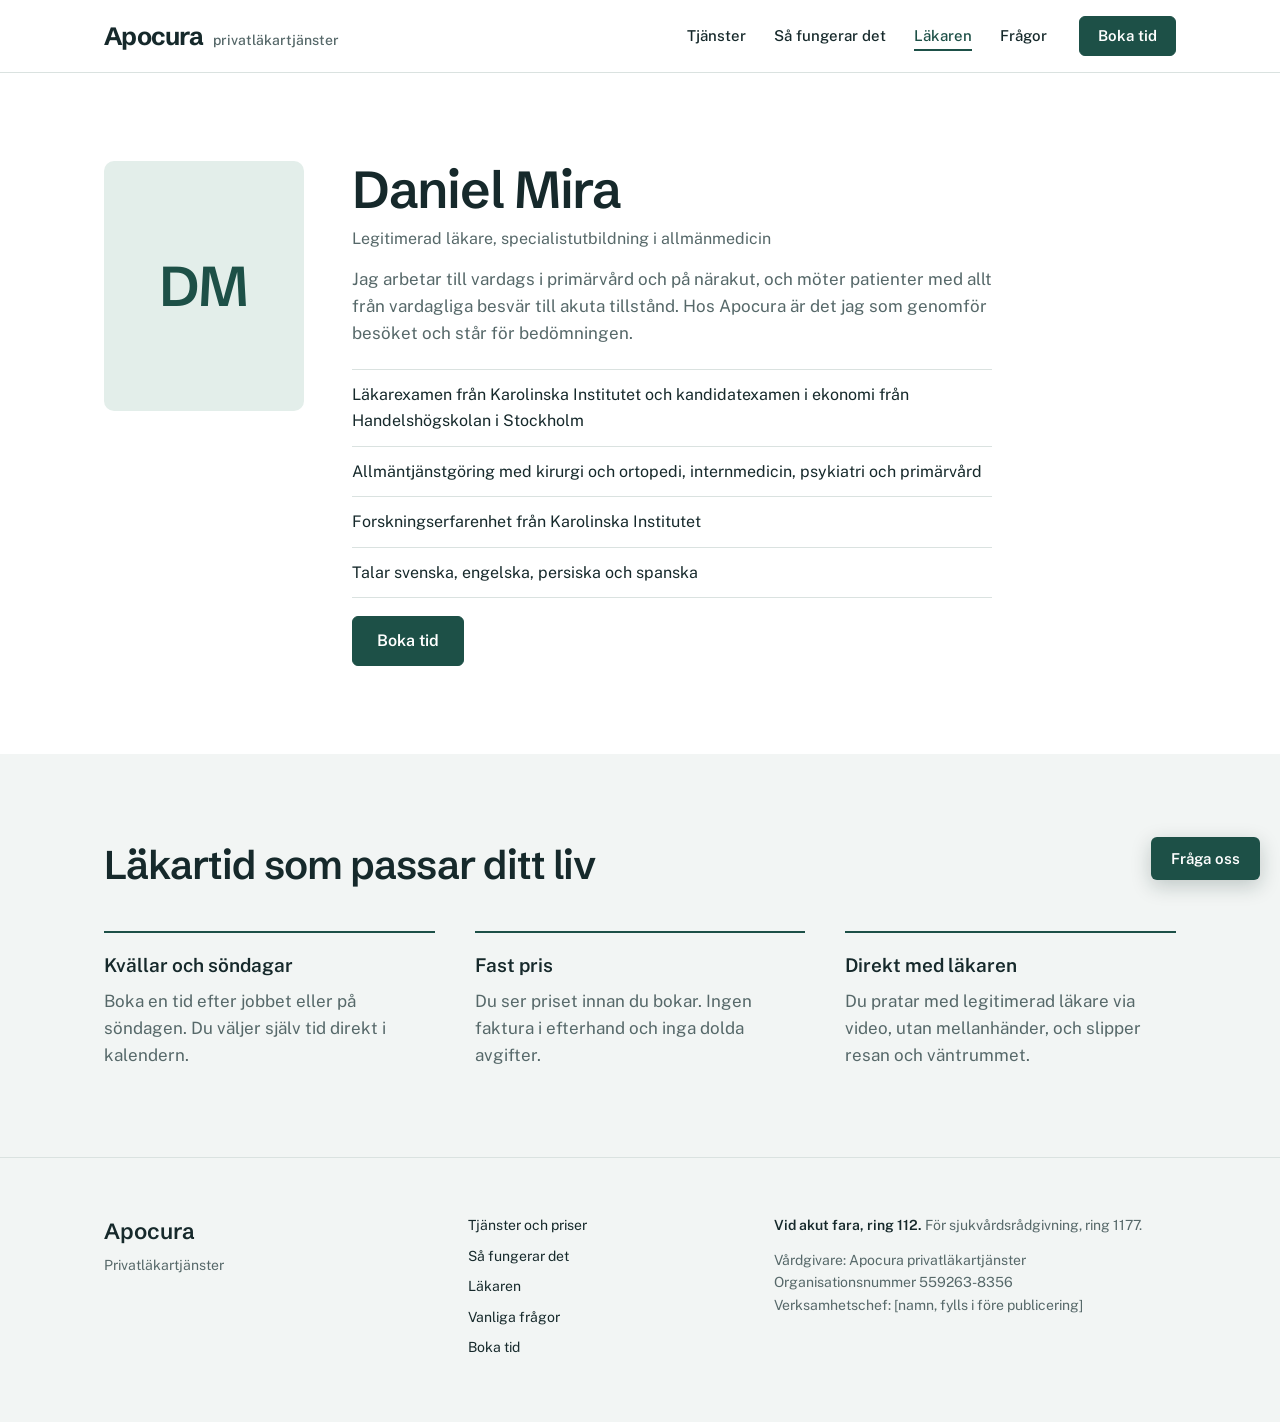
<file: lakaren.html>
<!doctype html>
<html lang="sv">
<head>
<meta charset="utf-8">
<meta name="viewport" content="width=device-width, initial-scale=1">
<title>Läkaren | Apocura</title>
<meta name="description" content="Daniel Mira, legitimerad läkare som specialistutbildar sig i allmänmedicin.">
<meta property="og:title" content="Läkaren | Apocura">
<meta property="og:description" content="Daniel Mira, legitimerad läkare som specialistutbildar sig i allmänmedicin.">
<meta property="og:type" content="website">
<meta name="theme-color" content="#1D5047">
<link rel="preconnect" href="https://fonts.googleapis.com">
<link rel="preconnect" href="https://fonts.gstatic.com" crossorigin>
<link rel="stylesheet" href="https://fonts.googleapis.com/css2?family=Public+Sans:wght@400;500;600;700&family=Schibsted+Grotesk:wght@500;600;700&display=swap">
<link rel="icon" href="data:image/svg+xml,%3Csvg xmlns='http://www.w3.org/2000/svg' viewBox='0 0 32 32'%3E%3Crect width='32' height='32' rx='6' fill='%231D5047'/%3E%3Ctext x='16' y='23' text-anchor='middle' font-family='Arial,Helvetica,sans-serif' font-size='19' font-weight='700' fill='%23fff'%3EA%3C/text%3E%3C/svg%3E">
<link rel="stylesheet" href="style.css?v=5">
</head>
<body>
<header class="top">
  <div class="wrap">
    <a class="brand" href="./">Apocura <span class="brandsub">privatläkartjänster</span></a>
    <button class="menu-btn" type="button" aria-expanded="false" aria-controls="nav">Meny</button>
    <nav id="nav" aria-label="Sidor"><a href="tjanster.html">Tjänster</a><a href="sa-fungerar-det.html">Så fungerar det</a><a href="lakaren.html" aria-current="page">Läkaren</a><a href="fragor.html">Frågor</a></nav>
    <a class="btn sm" href="boka.html">Boka tid</a>
  </div>
</header>

<main id="top">
  <section class="s" id="lakaren">
    <div class="wrap">
      <div class="doc-card">
        <div class="doc-photo" id="docPhoto">
          <span class="doc-fallback" aria-hidden="true">DM</span>
        </div>
        <div class="doc-text">
          <h1>Daniel Mira</h1>
          <p class="role">Legitimerad läkare, specialistutbildning i allmänmedicin</p>
          <p class="muted">Jag arbetar till vardags i primärvård och på närakut, och möter patienter med allt från vardagliga besvär till akuta tillstånd. Hos Apocura är det jag som genomför besöket och står för bedömningen.</p>
          <ul class="cv">
            <li>Läkarexamen från Karolinska Institutet och kandidatexamen i ekonomi från Handelshögskolan i Stockholm</li>
            <li>Allmäntjänstgöring med kirurgi och ortopedi, internmedicin, psykiatri och primärvård</li>
            <li>Forskningserfarenhet från Karolinska Institutet</li>
            <li>Talar svenska, engelska, persiska och spanska</li>
          </ul>
          <p><a class="btn" href="boka.html">Boka tid</a></p>
        </div>
      </div>
    </div>
  </section>

  <section class="s band">
    <div class="wrap">
      <div class="head">
        <h2>Läkartid som passar ditt liv</h2>
      </div>
      <div class="cols">
        <div><h3>Kvällar och söndagar</h3><p class="muted">Boka en tid efter jobbet eller på söndagen. Du väljer själv tid direkt i kalendern.</p></div>
        <div><h3>Fast pris</h3><p class="muted">Du ser priset innan du bokar. Ingen faktura i efterhand och inga dolda avgifter.</p></div>
        <div><h3>Direkt med läkaren</h3><p class="muted">Du pratar med legitimerad läkare via video, utan mellanhänder, och slipper resan och väntrummet.</p></div>
      </div>
    </div>
  </section>
</main>

<button id="chatBtn" class="chat-btn" type="button" aria-expanded="false" aria-controls="chatPanel">Fråga oss</button>
<section id="chatPanel" class="chat" role="dialog" aria-label="Chatt om våra tjänster" hidden>
  <header><b>Fråga om våra tjänster</b><button id="chatX" type="button" aria-label="Stäng chatten">×</button></header>
  <p class="chat-note">Automatisk assistent, inte en läkare. Skriv inga hälsouppgifter eller personnummer.</p>
  <div id="chatLog" class="chat-log" aria-live="polite"></div>
  <div id="chatChips" class="chat-chips"></div>
  <form id="chatForm" class="chat-form"><input id="chatIn" type="text" autocomplete="off" placeholder="Skriv din fråga" aria-label="Din fråga"><button class="btn sm" type="submit">Skicka</button></form>
</section>

<footer>
  <div class="wrap foot">
    <div class="foot-brand">
      <b>Apocura</b>
      <p>Privatläkartjänster</p>
    </div>
    <nav class="foot-nav" aria-label="Sidfot"><a href="tjanster.html">Tjänster och priser</a><a href="sa-fungerar-det.html">Så fungerar det</a><a href="lakaren.html">Läkaren</a><a href="fragor.html">Vanliga frågor</a><a href="boka.html">Boka tid</a></nav>
    <div class="foot-info">
      <p><strong>Vid akut fara, ring 112.</strong> För sjukvårdsrådgivning, ring 1177.</p>
      <p>Vårdgivare: Apocura privatläkartjänster<br>Organisationsnummer 559263-8356<br>Verksamhetschef: [namn, fylls i före publicering]</p>
    </div>
  </div>
</footer>

<script src="chat.js?v=5"></script>
</body>
</html>
</file>
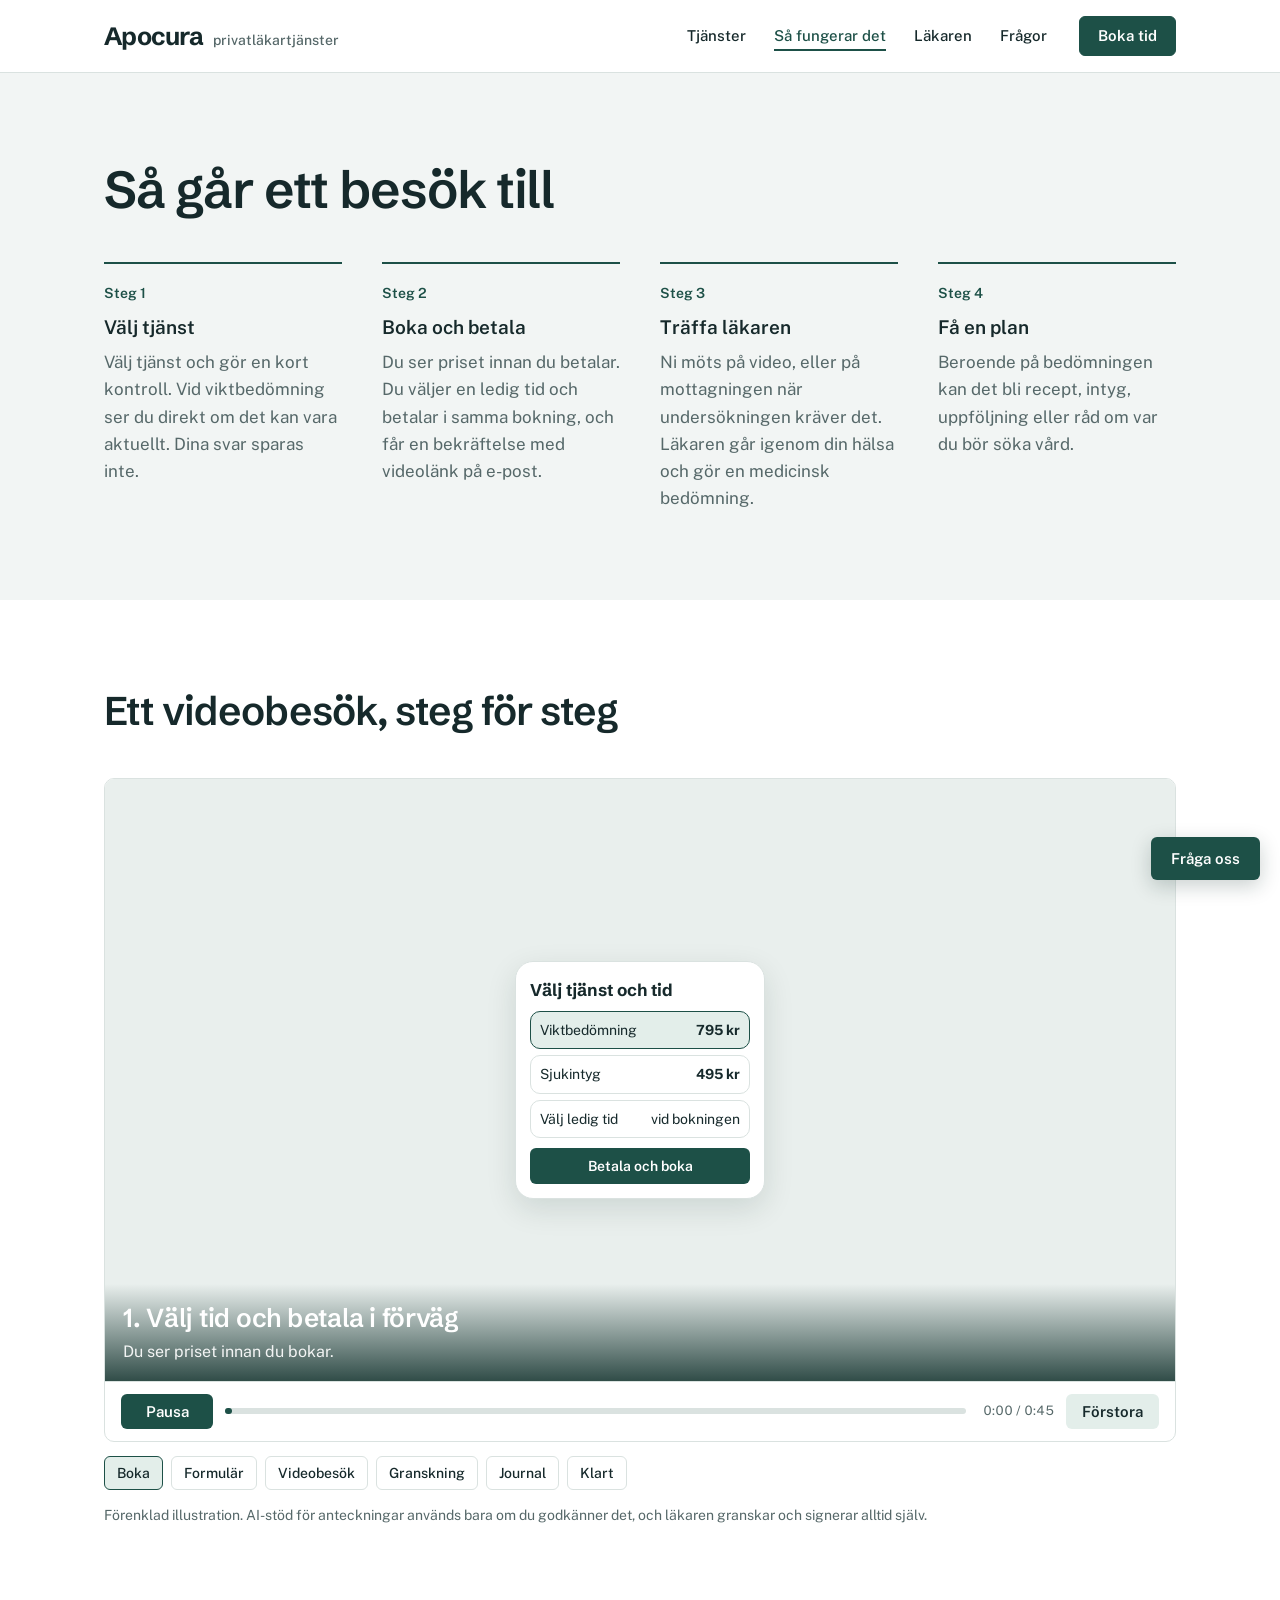
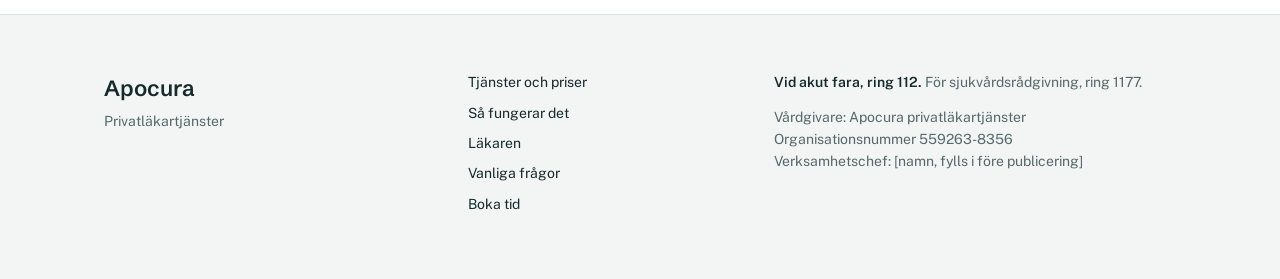
<file: sa-fungerar-det.html>
<!doctype html>
<html lang="sv">
<head>
<meta charset="utf-8">
<meta name="viewport" content="width=device-width, initial-scale=1">
<title>Så fungerar det | Apocura</title>
<meta name="description" content="Från bokning till plan på fyra steg, och en kort film som visar ett videobesök.">
<meta property="og:title" content="Så fungerar det | Apocura">
<meta property="og:description" content="Från bokning till plan på fyra steg, och en kort film som visar ett videobesök.">
<meta property="og:type" content="website">
<meta name="theme-color" content="#1D5047">
<link rel="preconnect" href="https://fonts.googleapis.com">
<link rel="preconnect" href="https://fonts.gstatic.com" crossorigin>
<link rel="stylesheet" href="https://fonts.googleapis.com/css2?family=Public+Sans:wght@400;500;600;700&family=Schibsted+Grotesk:wght@500;600;700&display=swap">
<link rel="icon" href="data:image/svg+xml,%3Csvg xmlns='http://www.w3.org/2000/svg' viewBox='0 0 32 32'%3E%3Crect width='32' height='32' rx='6' fill='%231D5047'/%3E%3Ctext x='16' y='23' text-anchor='middle' font-family='Arial,Helvetica,sans-serif' font-size='19' font-weight='700' fill='%23fff'%3EA%3C/text%3E%3C/svg%3E">
<link rel="stylesheet" href="style.css?v=5">
</head>
<body>
<header class="top">
  <div class="wrap">
    <a class="brand" href="./">Apocura <span class="brandsub">privatläkartjänster</span></a>
    <button class="menu-btn" type="button" aria-expanded="false" aria-controls="nav">Meny</button>
    <nav id="nav" aria-label="Sidor"><a href="tjanster.html">Tjänster</a><a href="sa-fungerar-det.html" aria-current="page">Så fungerar det</a><a href="lakaren.html">Läkaren</a><a href="fragor.html">Frågor</a></nav>
    <a class="btn sm" href="boka.html">Boka tid</a>
  </div>
</header>

<main id="top">
  <section class="s band" id="sa-fungerar-det">
    <div class="wrap">
      <div class="head">
        <h1>Så går ett besök till</h1>
      </div>
      <ol class="steps">
        <li><span class="n">Steg 1</span><h3>Välj tjänst</h3><p class="muted">Välj tjänst och gör en kort kontroll. Vid viktbedömning ser du direkt om det kan vara aktuellt. Dina svar sparas inte.</p></li>
        <li><span class="n">Steg 2</span><h3>Boka och betala</h3><p class="muted">Du ser priset innan du betalar. Du väljer en ledig tid och betalar i samma bokning, och får en bekräftelse med videolänk på e-post.</p></li>
        <li><span class="n">Steg 3</span><h3>Träffa läkaren</h3><p class="muted">Ni möts på video, eller på mottagningen när undersökningen kräver det. Läkaren går igenom din hälsa och gör en medicinsk bedömning.</p></li>
        <li><span class="n">Steg 4</span><h3>Få en plan</h3><p class="muted">Beroende på bedömningen kan det bli recept, intyg, uppföljning eller råd om var du bör söka vård.</p></li>
      </ol>
    </div>
  </section>

  <section class="s" id="video">
    <div class="wrap">
      <div class="head">
        <h2>Ett videobesök, steg för steg</h2>
      </div>
<div class="v-player">
    <div class="v-stage" id="vstage" aria-live="off">
      <!-- 1 -->
      <div class="v-scene" data-t="0">
        <div class="v-phone">
          <h4>Välj tjänst och tid</h4>
          <div class="v-row v-sel"><span>Viktbedömning</span><b>795 kr</b></div>
          <div class="v-row"><span>Sjukintyg</span><b>495 kr</b></div>
          <div class="v-row v-pop v-d1"><span>Välj ledig tid</span><span>vid bokningen</span></div>
          <div class="v-btn v-pulse v-pop v-d2">Betala och boka</div>
        </div>
      </div>
      <!-- 2 -->
      <div class="v-scene" data-t="7">
        <div class="v-phone">
          <h4>Hälsoformulär</h4>
          <div class="v-row"><span>Längd / vikt</span><b>✓</b></div>
          <div class="v-row"><span>Sjukdomar och läkemedel</span><b>✓</b></div>
          <div class="v-chk v-pop v-d1"><u class="v-on">✓</u> Jag förstår att läkaren avgör</div>
          <div class="v-chk v-pop v-d2"><u class="v-on">✓</u> Priset gäller bedömningen</div>
          <div class="v-btn v-pop v-d3">Skicka</div>
        </div>
      </div>
      <!-- 3 -->
      <div class="v-scene" data-t="14">
        <div class="v-call">
          <div class="v-tile"><div class="v-avatar"></div><small>Läkaren</small></div>
          <div class="v-side">
            <div class="v-pip"><div class="v-avatar" style="width:34%"></div><small>Du</small></div>
            <div class="v-scribe"><b><span class="v-dot"></span> Anteckning pågår</b>
              <div class="v-line" style="--w:92%"></div><div class="v-line" style="--w:70%"></div><div class="v-line" style="--w:84%"></div></div>
          </div>
        </div>
      </div>
      <!-- 4 -->
      <div class="v-scene" data-t="24">
        <div class="v-two">
          <div class="v-doc"><h4>Läkarens anteckning</h4>
            <div class="v-line" style="--w:95%"></div><div class="v-line" style="--w:80%"></div><div class="v-line" style="--w:88%"></div><div class="v-line" style="--w:60%"></div>
            <span class="v-pill">Utkast från AI-stöd</span>
          </div>
          <div class="v-phone" style="width:100%">
            <h4>Läkaren granskar</h4>
            <div class="v-row"><span>Rättar och kompletterar</span><b>✎</b></div>
            <div class="v-row v-pop v-d1"><span>Medicinsk bedömning</span><b>✓</b></div>
            <div class="v-row v-pop v-d2"><span>Plan och råd</span><b>✓</b></div>
          </div>
        </div>
      </div>
      <!-- 5 -->
      <div class="v-scene" data-t="32">
        <div class="v-doc"><h4>Journalanteckning</h4>
          <div class="v-line" style="--w:95%"></div><div class="v-line" style="--w:85%"></div><div class="v-line" style="--w:92%"></div><div class="v-line" style="--w:50%"></div>
          <span class="v-sig">✓ Signerad av läkare</span>
        </div>
      </div>
      <!-- 6 -->
      <div class="v-scene" data-t="38">
        <div style="text-align:center">
          <div class="v-tick">✓</div>
          <div class="v-pop v-d1" style="font:600 clamp(18px,3.4vw,34px) var(--f-display)">Klart</div>
          <div class="v-pop v-d2" style="color:var(--muted);font-size:clamp(11px,1.8vw,17px)">Du får en sammanfattning och kan läsa din journal efter inloggning</div>
        </div>
      </div>
      <div class="v-cap" id="vcap"><b></b><span></span></div>
    </div>
    <div class="v-ctrl">
      <button id="vpp" type="button">Pausa</button>
      <div class="v-bar" id="vbar" role="slider" tabindex="0" aria-label="Spola i videon" aria-valuemin="0" aria-valuemax="45" aria-valuenow="0"><i id="vfill"></i></div>
      <div class="v-time" id="vtime">0:00 / 0:45</div>
      <button id="vfs" type="button" class="v-fs" aria-label="Visa videon i helskärm">Förstora</button>
    </div>
  </div>

  <div class="v-chapters" id="vchap"></div>
  <p class="v-note">Förenklad illustration. AI-stöd för anteckningar används bara om du godkänner det, och läkaren granskar och signerar alltid själv.</p>
    </div>
  </section>
</main>

<button id="chatBtn" class="chat-btn" type="button" aria-expanded="false" aria-controls="chatPanel">Fråga oss</button>
<section id="chatPanel" class="chat" role="dialog" aria-label="Chatt om våra tjänster" hidden>
  <header><b>Fråga om våra tjänster</b><button id="chatX" type="button" aria-label="Stäng chatten">×</button></header>
  <p class="chat-note">Automatisk assistent, inte en läkare. Skriv inga hälsouppgifter eller personnummer.</p>
  <div id="chatLog" class="chat-log" aria-live="polite"></div>
  <div id="chatChips" class="chat-chips"></div>
  <form id="chatForm" class="chat-form"><input id="chatIn" type="text" autocomplete="off" placeholder="Skriv din fråga" aria-label="Din fråga"><button class="btn sm" type="submit">Skicka</button></form>
</section>

<footer>
  <div class="wrap foot">
    <div class="foot-brand">
      <b>Apocura</b>
      <p>Privatläkartjänster</p>
    </div>
    <nav class="foot-nav" aria-label="Sidfot"><a href="tjanster.html">Tjänster och priser</a><a href="sa-fungerar-det.html">Så fungerar det</a><a href="lakaren.html">Läkaren</a><a href="fragor.html">Vanliga frågor</a><a href="boka.html">Boka tid</a></nav>
    <div class="foot-info">
      <p><strong>Vid akut fara, ring 112.</strong> För sjukvårdsrådgivning, ring 1177.</p>
      <p>Vårdgivare: Apocura privatläkartjänster<br>Organisationsnummer 559263-8356<br>Verksamhetschef: [namn, fylls i före publicering]</p>
    </div>
  </div>
</footer>

<script>
(function(){
const DUR = 45;
const SCENES = [
  { t: 0,  name: "Boka",       h: "1. Välj tid och betala i förväg",  s: "Du ser priset innan du bokar." },
  { t: 7,  name: "Formulär",   h: "2. Fyll i ett kort hälsoformulär", s: "Läkaren läser det innan besöket så att tiden räcker till dig." },
  { t: 14, name: "Videobesök", h: "3. Träffa läkaren på video",       s: "Ni pratar i lugn och ro. Anteckningen skrivs under tiden om du godkänt det." },
  { t: 24, name: "Granskning", h: "4. Läkaren beslutar och granskar", s: "AI-stödet förbereder. Läkaren fattar beslutet och rättar anteckningen." },
  { t: 32, name: "Journal",    h: "5. Läkaren signerar journalen",    s: "Allt som är viktigt sparas i din journal enligt lag." },
  { t: 38, name: "Klart",      h: "6. Du får sammanfattning",         s: "Efter inloggning kan du läsa din journal och dina intyg." },
];
const $ = (id) => document.getElementById(id);
const scenes = [...document.querySelectorAll(".v-scene")];
let now = 0, playing = false, last = 0, cur = -1;

SCENES.forEach((sc, i) => {
  const b = document.createElement("button");
  b.type = "button"; b.textContent = sc.name;
  b.onclick = () => { seek(sc.t + 0.01); };
  $("vchap").appendChild(b);
});
const chapBtns = [...$("vchap").children];

function fmt(x) { x = Math.floor(x); return Math.floor(x / 60) + ":" + String(x % 60).padStart(2, "0"); }

function render() {
  let idx = 0;
  SCENES.forEach((sc, i) => { if (now >= sc.t) idx = i; });
  if (idx !== cur) {
    scenes.forEach((el, i) => el.classList.toggle("v-on", i === idx));
    $("vcap").querySelector("b").textContent = SCENES[idx].h;
    $("vcap").querySelector("span").textContent = SCENES[idx].s;
    chapBtns.forEach((b, i) => b.setAttribute("aria-current", i === idx ? "true" : "false"));
    cur = idx;
  }
  $("vfill").style.width = (now / DUR * 100) + "%";
  $("vtime").textContent = fmt(now) + " / " + fmt(DUR);
  $("vbar").setAttribute("aria-valuenow", Math.floor(now));
}

function tick(ts) {
  if (!playing) return;
  if (!last) last = ts;
  now += (ts - last) / 1000; last = ts;
  if (now >= DUR) { now = DUR - 0.001; render(); setPlaying(false); $("vpp").textContent = "Spela igen"; return; }
  render();
  requestAnimationFrame(tick);
}
function setPlaying(p) {
  playing = p; last = 0;
  $("vpp").textContent = p ? "Pausa" : "Spela";
  if (p) { requestAnimationFrame(tick); }
}
function seek(t) {
  now = Math.max(0, Math.min(DUR - 0.001, t)); cur = -1; render();
  if (!playing) { /* behåll pausläge */ }
}
$("vpp").onclick = () => {
  if (now >= DUR - 0.01) { seek(0); }
  setPlaying(!playing);
};
$("vbar").addEventListener("click", (e) => {
  const r = $("vbar").getBoundingClientRect();
  seek((e.clientX - r.left) / r.width * DUR);
});
$("vbar").addEventListener("keydown", (e) => {
  if (e.key === "ArrowRight") { seek(now + 3); e.preventDefault(); }
  if (e.key === "ArrowLeft") { seek(now - 3); e.preventDefault(); }
});

render();
const reduce = window.matchMedia && window.matchMedia("(prefers-reduced-motion: reduce)").matches;
if (!reduce && "IntersectionObserver" in window) {
  const io = new IntersectionObserver((es) => { if (es[0].isIntersecting) { io.disconnect(); setPlaying(true); } }, { threshold: 0.4 });
  io.observe($("vstage"));
}
})();
</script>
<script>
(function(){
  var pl=document.querySelector('.v-player'),st=document.getElementById('vstage'),b=document.getElementById('vfs');
  if(!pl||!b)return;
  function on(){return pl.classList.contains('v-full')||document.fullscreenElement===pl;}
  function open(){
    if(pl.requestFullscreen){pl.requestFullscreen().catch(function(){pl.classList.add('v-full');document.body.classList.add('v-lock');});}
    else{pl.classList.add('v-full');document.body.classList.add('v-lock');}
    b.textContent='Minimera';
  }
  function close(){
    if(document.fullscreenElement){document.exitFullscreen();}
    pl.classList.remove('v-full');document.body.classList.remove('v-lock');b.textContent='Förstora';
  }
  b.addEventListener('click',function(){on()?close():open();});
  st.addEventListener('click',function(){on()?close():open();});
  document.addEventListener('fullscreenchange',function(){if(!document.fullscreenElement){pl.classList.remove('v-full');document.body.classList.remove('v-lock');b.textContent='Förstora';}});
  document.addEventListener('keydown',function(e){if(e.key==='Escape'&&pl.classList.contains('v-full'))close();});
})();
</script>
<script src="chat.js?v=5"></script>
</body>
</html>
</file>
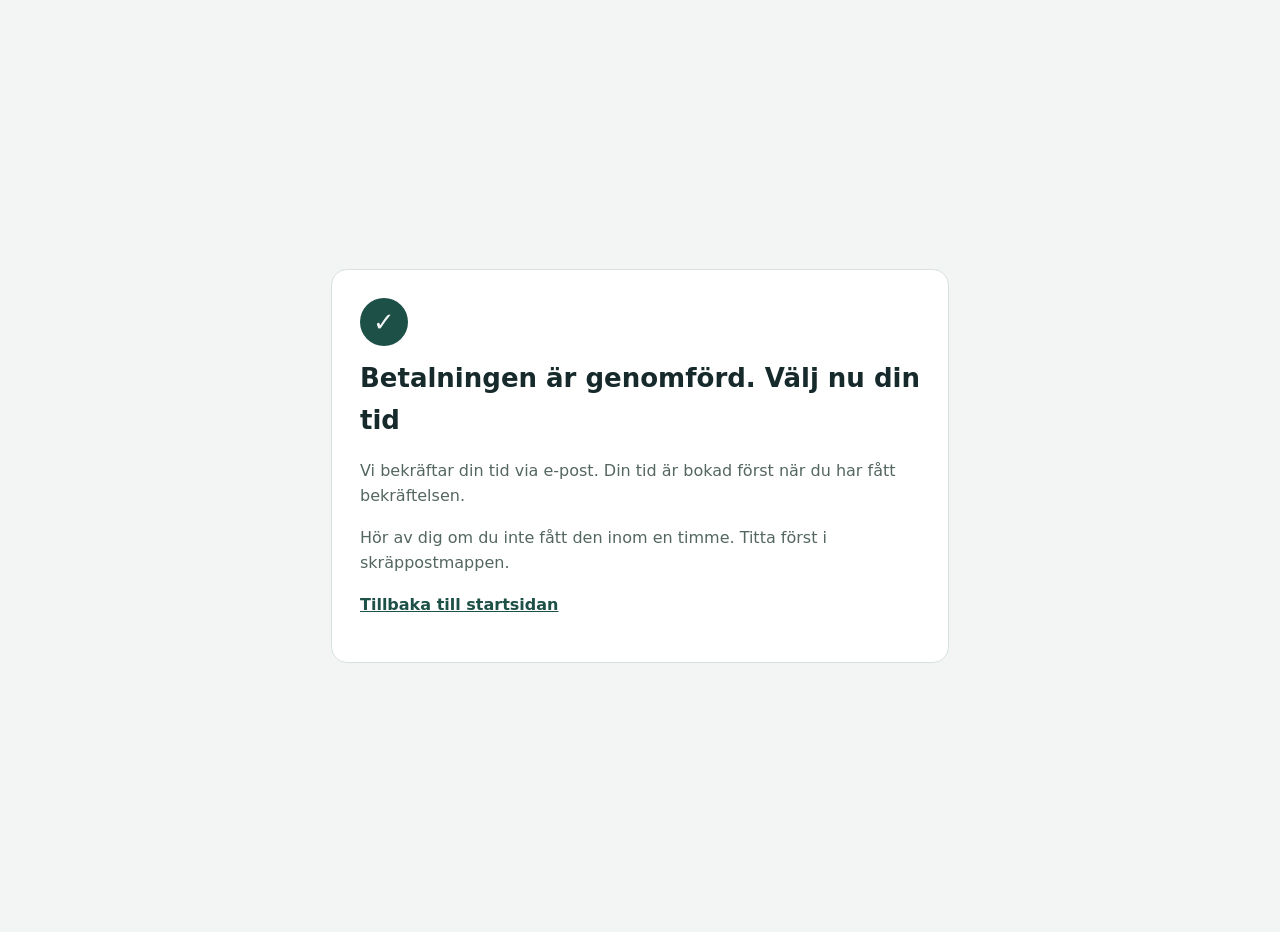
<file: tack.html>
<!doctype html>
<html lang="sv">
<head>
<meta charset="utf-8">
<meta name="viewport" content="width=device-width, initial-scale=1">
<meta name="robots" content="noindex">
<title>Tack för din bokning | Apocura privatläkartjänster</title>
<style>
:root{--bg:#F2F5F4;--ink:#16292B;--muted:#54675F;--primary:#1D5047;--card:#fff;--line:#D6E2DB}
@media (prefers-color-scheme:dark){:root{--bg:#0E1815;--ink:#E9F2EE;--muted:#9DB3A9;--primary:#6FD0AE;--card:#15241F;--line:#27403A}}
body{margin:0;background:var(--bg);color:var(--ink);font-family:system-ui,-apple-system,"Segoe UI",sans-serif;line-height:1.6;display:grid;place-items:center;min-height:100vh;padding:16px}
main{max-width:560px;background:var(--card);border:1px solid var(--line);border-radius:16px;padding:28px}
h1{margin:0 0 8px;font-size:26px}
.ok{width:48px;height:48px;border-radius:50%;background:var(--primary);color:var(--bg);display:grid;place-items:center;font-size:26px;margin-bottom:12px}
p{color:var(--muted)}
a{color:var(--primary);font-weight:600}
</style>
</head>
<body>
<main>
<div class="ok" aria-hidden="true">✓</div>
<h1>Betalningen är genomförd. Välj nu din tid</h1>
<div id="cal" hidden>
<p><b>Du är inte bokad förrän du har valt en tid.</b> Klicka på knappen nedan, välj en tid och fyll i ditt namn och din e-postadress. Du får då en bekräftelse med kalenderinbjudan och videolänk direkt. Titta i skräppostmappen om den uteblir.</p>
<p><a id="calBtn" href="#" style="display:inline-block;background:var(--primary);color:var(--bg);padding:12px 20px;border-radius:999px;text-decoration:none">Välj tid</a></p>
</div>
<div id="nocal">
<p>Vi bekräftar din tid via e-post. Din tid är bokad först när du har fått bekräftelsen.</p>
<p>Hör av dig om du inte fått den inom en timme. Titta först i skräppostmappen.</p>
</div>
<p><a href="./">Tillbaka till startsidan</a></p>
</main>
<script>
// Klistra in länken till din Google Kalender-bokningssida här:
const CAL_URL="";
if(CAL_URL){document.getElementById("calBtn").href=CAL_URL;document.getElementById("cal").hidden=false;document.getElementById("nocal").hidden=true;}
</script>
</body>
</html>
</file>
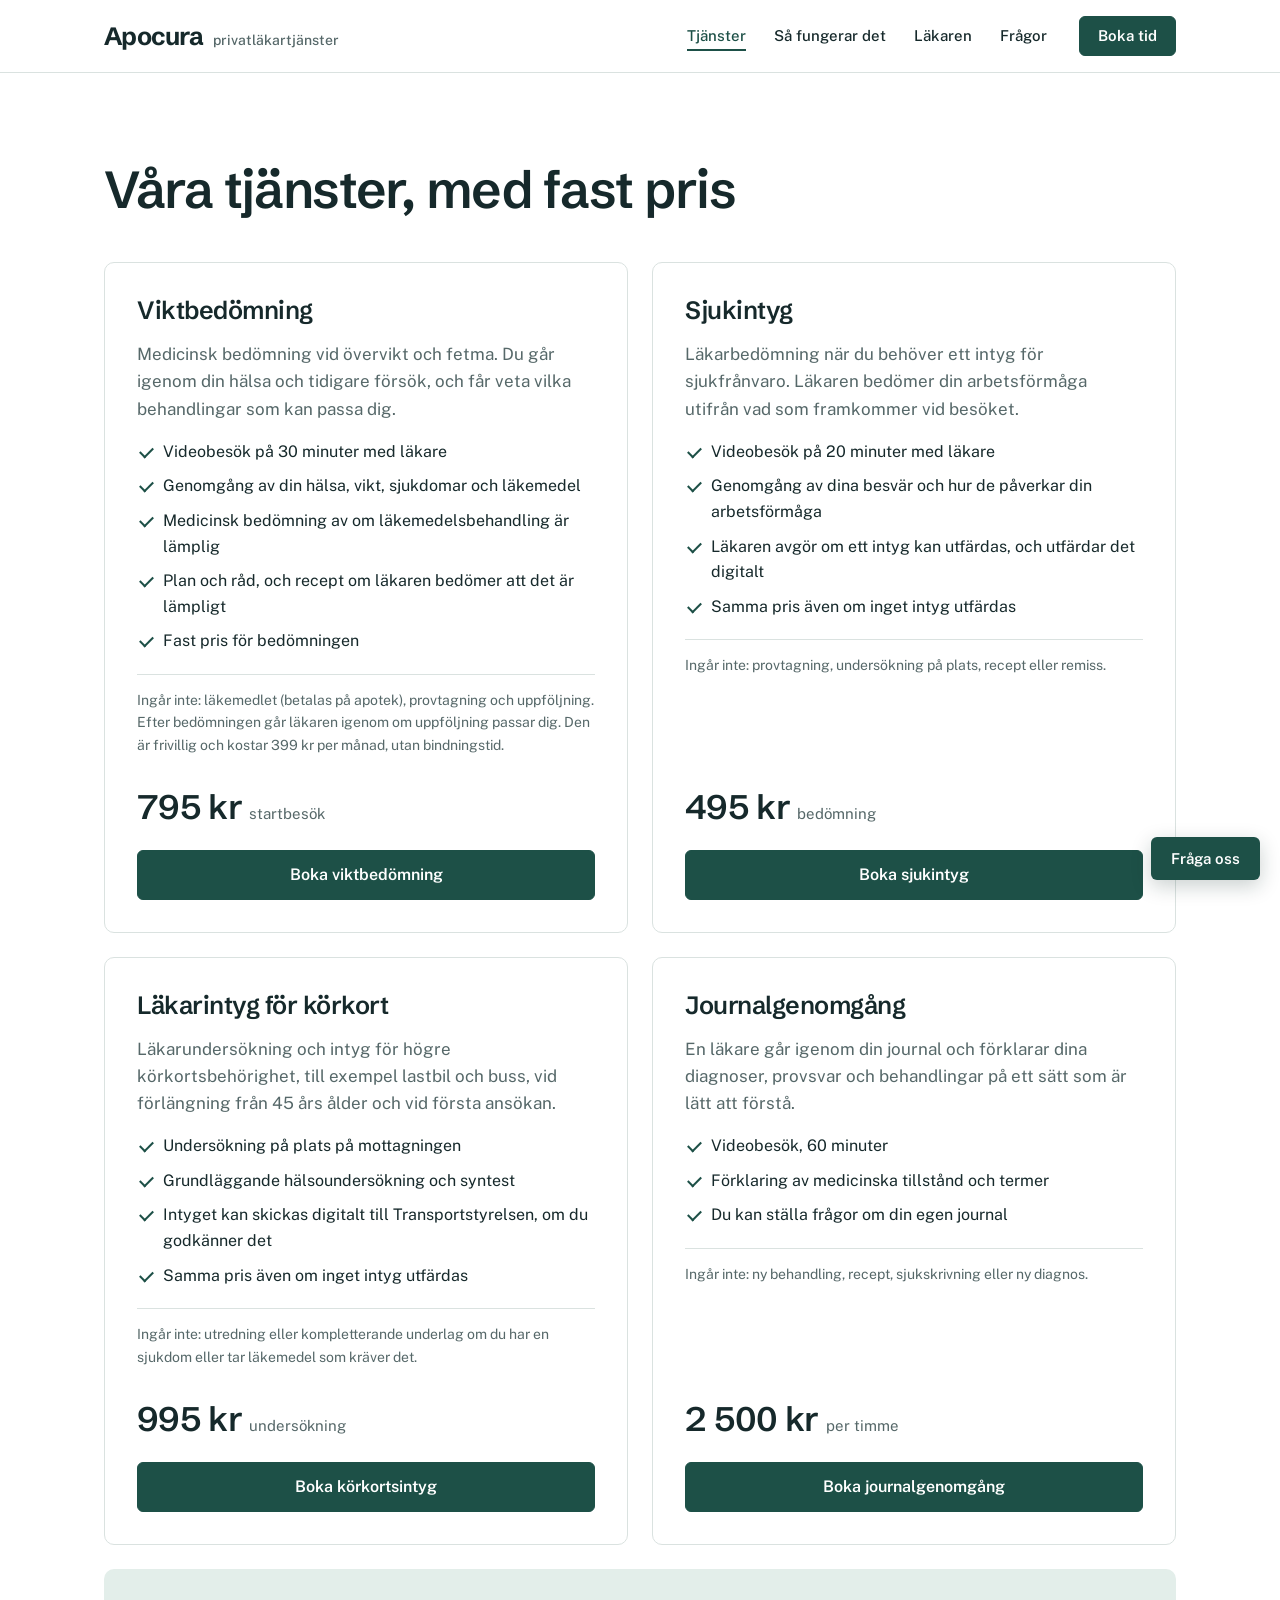
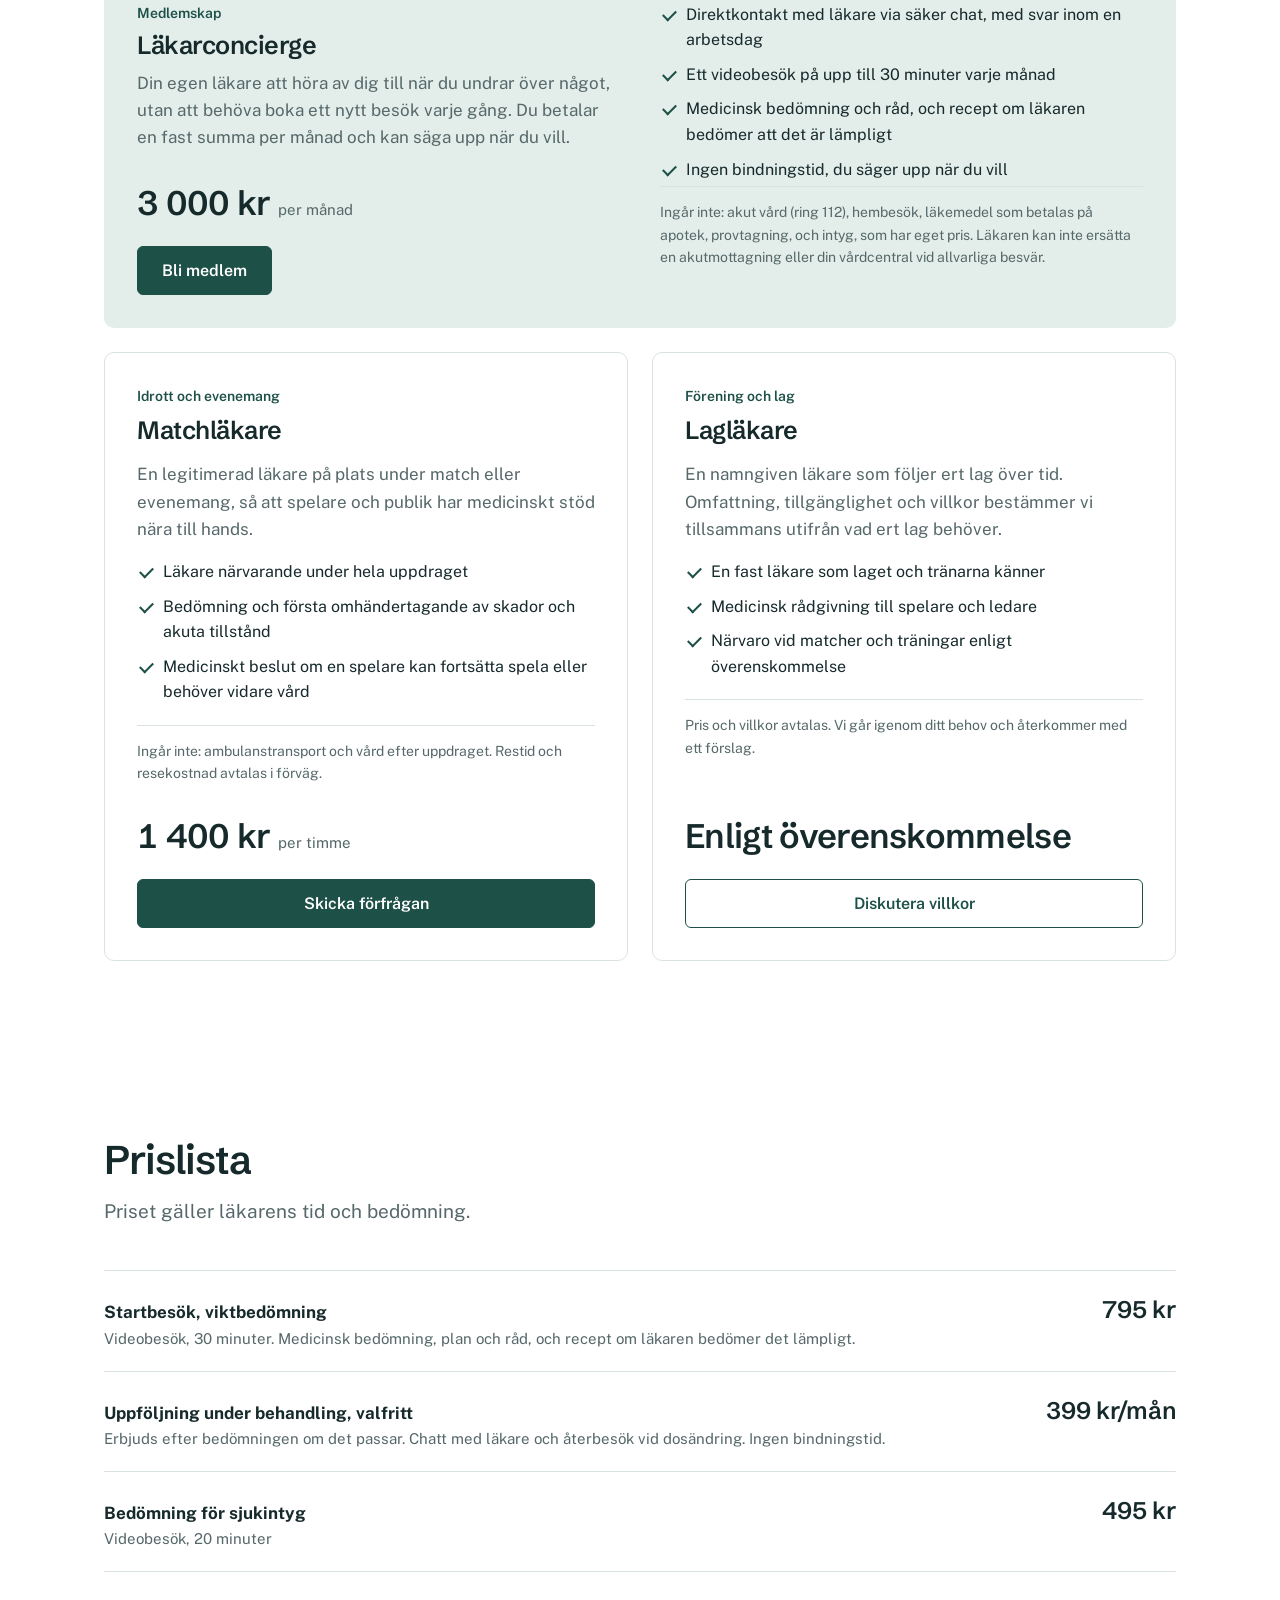
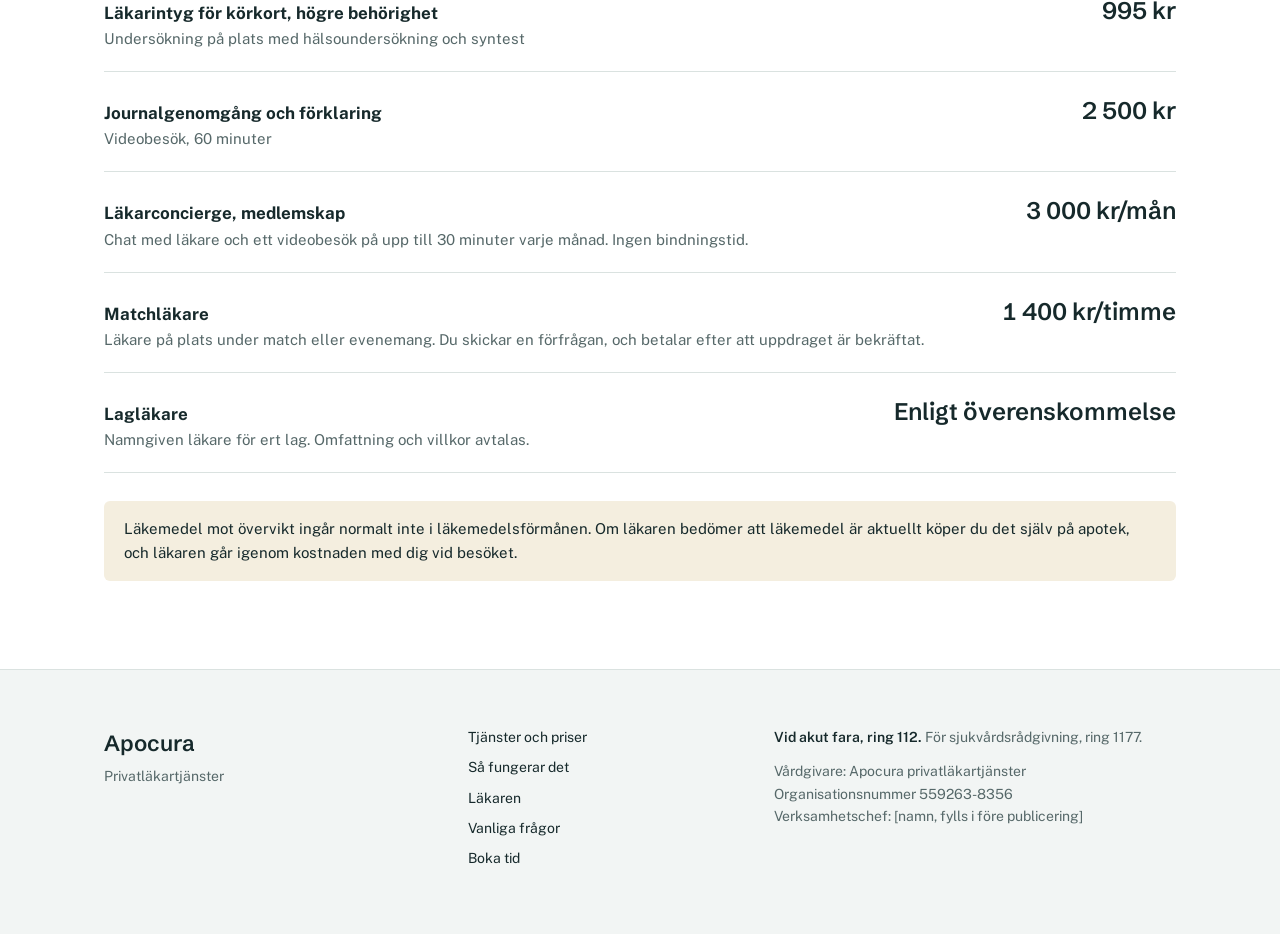
<file: tjanster.html>
<!doctype html>
<html lang="sv">
<head>
<meta charset="utf-8">
<meta name="viewport" content="width=device-width, initial-scale=1">
<title>Tjänster och priser | Apocura</title>
<meta name="description" content="Alla tjänster med vad som ingår och fast pris: viktbedömning, sjukintyg, körkortsintyg, journalgenomgång, läkarconcierge, matchläkare och lagläkare.">
<meta property="og:title" content="Tjänster och priser | Apocura">
<meta property="og:description" content="Alla tjänster med vad som ingår och fast pris: viktbedömning, sjukintyg, körkortsintyg, journalgenomgång, läkarconcierge, matchläkare och lagläkare.">
<meta property="og:type" content="website">
<meta name="theme-color" content="#1D5047">
<link rel="preconnect" href="https://fonts.googleapis.com">
<link rel="preconnect" href="https://fonts.gstatic.com" crossorigin>
<link rel="stylesheet" href="https://fonts.googleapis.com/css2?family=Public+Sans:wght@400;500;600;700&family=Schibsted+Grotesk:wght@500;600;700&display=swap">
<link rel="icon" href="data:image/svg+xml,%3Csvg xmlns='http://www.w3.org/2000/svg' viewBox='0 0 32 32'%3E%3Crect width='32' height='32' rx='6' fill='%231D5047'/%3E%3Ctext x='16' y='23' text-anchor='middle' font-family='Arial,Helvetica,sans-serif' font-size='19' font-weight='700' fill='%23fff'%3EA%3C/text%3E%3C/svg%3E">
<link rel="stylesheet" href="style.css?v=5">
</head>
<body>
<header class="top">
  <div class="wrap">
    <a class="brand" href="./">Apocura <span class="brandsub">privatläkartjänster</span></a>
    <button class="menu-btn" type="button" aria-expanded="false" aria-controls="nav">Meny</button>
    <nav id="nav" aria-label="Sidor"><a href="tjanster.html" aria-current="page">Tjänster</a><a href="sa-fungerar-det.html">Så fungerar det</a><a href="lakaren.html">Läkaren</a><a href="fragor.html">Frågor</a></nav>
    <a class="btn sm" href="boka.html">Boka tid</a>
  </div>
</header>

<main id="top">
  <section class="s" id="tjanster">
    <div class="wrap">
      <div class="head">
        <h1>Våra tjänster, med fast pris</h1>
      </div>
      <div class="svcs">
        <article class="svc" id="vikt">
          <h3>Viktbedömning</h3>
          <p class="muted">Medicinsk bedömning vid övervikt och fetma. Du går igenom din hälsa och tidigare försök, och får veta vilka behandlingar som kan passa dig.</p>
          <ul>
            <li>Videobesök på 30 minuter med läkare</li>
            <li>Genomgång av din hälsa, vikt, sjukdomar och läkemedel</li>
            <li>Medicinsk bedömning av om läkemedelsbehandling är lämplig</li>
            <li>Plan och råd, och recept om läkaren bedömer att det är lämpligt</li>
            <li>Fast pris för bedömningen</li>
          </ul>
          <p class="notinc">Ingår inte: läkemedlet (betalas på apotek), provtagning och uppföljning. Efter bedömningen går läkaren igenom om uppföljning passar dig. Den är frivillig och kostar 399 kr per månad, utan bindningstid.</p>
          <p class="price num">795 kr <small>startbesök</small></p>
          <a class="btn" href="boka.html?s=vikt">Boka viktbedömning</a>
        </article>
        <article class="svc" id="sjukintyg">
          <h3>Sjukintyg</h3>
          <p class="muted">Läkarbedömning när du behöver ett intyg för sjukfrånvaro. Läkaren bedömer din arbetsförmåga utifrån vad som framkommer vid besöket.</p>
          <ul>
            <li>Videobesök på 20 minuter med läkare</li>
            <li>Genomgång av dina besvär och hur de påverkar din arbetsförmåga</li>
            <li>Läkaren avgör om ett intyg kan utfärdas, och utfärdar det digitalt</li>
            <li>Samma pris även om inget intyg utfärdas</li>
          </ul>
          <p class="notinc">Ingår inte: provtagning, undersökning på plats, recept eller remiss.</p>
          <p class="price num">495 kr <small>bedömning</small></p>
          <a class="btn" href="boka.html?s=intyg">Boka sjukintyg</a>
        </article>
        <article class="svc" id="korkort">
          <h3>Läkarintyg för körkort</h3>
          <p class="muted">Läkarundersökning och intyg för högre körkortsbehörighet, till exempel lastbil och buss, vid förlängning från 45 års ålder och vid första ansökan.</p>
          <ul>
            <li>Undersökning på plats på mottagningen</li>
            <li>Grundläggande hälsoundersökning och syntest</li>
            <li>Intyget kan skickas digitalt till Transportstyrelsen, om du godkänner det</li>
            <li>Samma pris även om inget intyg utfärdas</li>
          </ul>
          <p class="notinc">Ingår inte: utredning eller kompletterande underlag om du har en sjukdom eller tar läkemedel som kräver det.</p>
          <p class="price num">995 kr <small>undersökning</small></p>
          <a class="btn" href="boka.html?s=kort">Boka körkortsintyg</a>
        </article>
        <article class="svc" id="journal">
          <h3>Journalgenomgång</h3>
          <p class="muted">En läkare går igenom din journal och förklarar dina diagnoser, provsvar och behandlingar på ett sätt som är lätt att förstå.</p>
          <ul>
            <li>Videobesök, 60 minuter</li>
            <li>Förklaring av medicinska tillstånd och termer</li>
            <li>Du kan ställa frågor om din egen journal</li>
          </ul>
          <p class="notinc">Ingår inte: ny behandling, recept, sjukskrivning eller ny diagnos.</p>
          <p class="price num">2 500 kr <small>per timme</small></p>
          <a class="btn" href="boka.html?s=jour">Boka journalgenomgång</a>
        </article>
        <article class="svc wide" id="concierge">
          <div>
            <p class="eyebrow">Medlemskap</p>
            <h3>Läkarconcierge</h3>
            <p class="muted">Din egen läkare att höra av dig till när du undrar över något, utan att behöva boka ett nytt besök varje gång. Du betalar en fast summa per månad och kan säga upp när du vill.</p>
            <p class="price num">3 000 kr <small>per månad</small></p>
            <a class="btn" href="boka.html?s=conc">Bli medlem</a>
          </div>
          <div>
            <ul>
              <li>Direktkontakt med läkare via säker chat, med svar inom en arbetsdag</li>
              <li>Ett videobesök på upp till 30 minuter varje månad</li>
              <li>Medicinsk bedömning och råd, och recept om läkaren bedömer att det är lämpligt</li>
              <li>Ingen bindningstid, du säger upp när du vill</li>
            </ul>
            <p class="notinc">Ingår inte: akut vård (ring 112), hembesök, läkemedel som betalas på apotek, provtagning, och intyg, som har eget pris. Läkaren kan inte ersätta en akutmottagning eller din vårdcentral vid allvarliga besvär.</p>
          </div>
        </article>
        <article class="svc" id="matchlakare">
          <p class="eyebrow">Idrott och evenemang</p>
          <h3>Matchläkare</h3>
          <p class="muted">En legitimerad läkare på plats under match eller evenemang, så att spelare och publik har medicinskt stöd nära till hands.</p>
          <ul>
            <li>Läkare närvarande under hela uppdraget</li>
            <li>Bedömning och första omhändertagande av skador och akuta tillstånd</li>
            <li>Medicinskt beslut om en spelare kan fortsätta spela eller behöver vidare vård</li>
          </ul>
          <p class="notinc">Ingår inte: ambulanstransport och vård efter uppdraget. Restid och resekostnad avtalas i förväg.</p>
          <p class="price num">1 400 kr <small>per timme</small></p>
          <button class="btn" type="button" data-inq="match">Skicka förfrågan</button>
        </article>
        <article class="svc" id="lagLakare">
          <p class="eyebrow">Förening och lag</p>
          <h3>Lagläkare</h3>
          <p class="muted">En namngiven läkare som följer ert lag över tid. Omfattning, tillgänglighet och villkor bestämmer vi tillsammans utifrån vad ert lag behöver.</p>
          <ul>
            <li>En fast läkare som laget och tränarna känner</li>
            <li>Medicinsk rådgivning till spelare och ledare</li>
            <li>Närvaro vid matcher och träningar enligt överenskommelse</li>
          </ul>
          <p class="notinc">Pris och villkor avtalas. Vi går igenom ditt behov och återkommer med ett förslag.</p>
          <p class="price num">Enligt överenskommelse</p>
          <button class="btn alt" type="button" data-inq="lag">Diskutera villkor</button>
        </article>
      </div>
    </div>
  </section>

  <section class="s" id="priser">
    <div class="wrap">
      <div class="head">
        <h2>Prislista</h2>
        <p class="lead">Priset gäller läkarens tid och bedömning.</p>
      </div>
      <ul class="prices">
        <li><div><b>Startbesök, viktbedömning</b><p class="d">Videobesök, 30 minuter. Medicinsk bedömning, plan och råd, och recept om läkaren bedömer det lämpligt.</p></div><span class="p num">795 kr</span></li>
        <li><div><b>Uppföljning under behandling, valfritt</b><p class="d">Erbjuds efter bedömningen om det passar. Chatt med läkare och återbesök vid dosändring. Ingen bindningstid.</p></div><span class="p num">399 kr/mån</span></li>
        <li><div><b>Bedömning för sjukintyg</b><p class="d">Videobesök, 20 minuter</p></div><span class="p num">495 kr</span></li>
        <li><div><b>Läkarintyg för körkort, högre behörighet</b><p class="d">Undersökning på plats med hälsoundersökning och syntest</p></div><span class="p num">995 kr</span></li>
        <li><div><b>Journalgenomgång och förklaring</b><p class="d">Videobesök, 60 minuter</p></div><span class="p num">2 500 kr</span></li>
        <li><div><b>Läkarconcierge, medlemskap</b><p class="d">Chat med läkare och ett videobesök på upp till 30 minuter varje månad. Ingen bindningstid.</p></div><span class="p num">3 000 kr/mån</span></li>
        <li><div><b>Matchläkare</b><p class="d">Läkare på plats under match eller evenemang. Du skickar en förfrågan, och betalar efter att uppdraget är bekräftat.</p></div><span class="p num">1 400 kr/timme</span></li>
        <li><div><b>Lagläkare</b><p class="d">Namngiven läkare för ert lag. Omfattning och villkor avtalas.</p></div><span class="p num">Enligt överenskommelse</span></li>
      </ul>
      <p class="note">Läkemedel mot övervikt ingår normalt inte i läkemedelsförmånen. Om läkaren bedömer att läkemedel är aktuellt köper du det själv på apotek, och läkaren går igenom kostnaden med dig vid besöket.</p>
    </div>
  </section>
</main>
<dialog id="inqDlg" aria-labelledby="inqTitle">
  <form method="dialog" id="inqForm" class="inq">
    <h3 id="inqTitle">Förfrågan</h3>
    <p class="muted" id="inqLead"></p>
    <div id="inqFields"></div>
    <p class="muted" id="inqCost" hidden></p>
    <p class="muted small">Skriv inga hälsouppgifter här. Du betalar ingenting nu. Vi bekräftar uppdraget och avtalar villkoren först.</p>
    <p class="status" id="inqMsg" role="status"></p>
    <div class="row">
      <button class="btn" type="submit" id="inqSend">Skicka förfrågan</button>
      <button class="btn alt" type="button" id="inqClose">Avbryt</button>
    </div>
  </form>
</dialog>
<button id="chatBtn" class="chat-btn" type="button" aria-expanded="false" aria-controls="chatPanel">Fråga oss</button>
<section id="chatPanel" class="chat" role="dialog" aria-label="Chatt om våra tjänster" hidden>
  <header><b>Fråga om våra tjänster</b><button id="chatX" type="button" aria-label="Stäng chatten">×</button></header>
  <p class="chat-note">Automatisk assistent, inte en läkare. Skriv inga hälsouppgifter eller personnummer.</p>
  <div id="chatLog" class="chat-log" aria-live="polite"></div>
  <div id="chatChips" class="chat-chips"></div>
  <form id="chatForm" class="chat-form"><input id="chatIn" type="text" autocomplete="off" placeholder="Skriv din fråga" aria-label="Din fråga"><button class="btn sm" type="submit">Skicka</button></form>
</section>

<footer>
  <div class="wrap foot">
    <div class="foot-brand">
      <b>Apocura</b>
      <p>Privatläkartjänster</p>
    </div>
    <nav class="foot-nav" aria-label="Sidfot"><a href="tjanster.html">Tjänster och priser</a><a href="sa-fungerar-det.html">Så fungerar det</a><a href="lakaren.html">Läkaren</a><a href="fragor.html">Vanliga frågor</a><a href="boka.html">Boka tid</a></nav>
    <div class="foot-info">
      <p><strong>Vid akut fara, ring 112.</strong> För sjukvårdsrådgivning, ring 1177.</p>
      <p>Vårdgivare: Apocura privatläkartjänster<br>Organisationsnummer 559263-8356<br>Verksamhetschef: [namn, fylls i före publicering]</p>
    </div>
  </div>
</footer>

<script>
(function(){
const $=(id)=>document.getElementById(id);
/* Förfrågningsformulär */
const INQ={
  match:{title:"Förfrågan om matchläkare",lead:"Berätta om uppdraget. 1 400 kr per timme. Vi bekräftar om vi kan ta det.",
    fields:[["org","Förening eller arrangör","text",1],["date","Datum","date",1],["start","Starttid","time",1],["hours","Antal timmar","number",1],["place","Plats","text",1],["name","Ditt namn","text",1],["contact","E-post eller telefon","text",1],["note","Övrigt (till exempel nivå och antal deltagare)","textarea",0]]},
  lag:{title:"Diskutera villkor för lagläkare",lead:"Beskriv vad ert lag behöver. Vi återkommer med ett förslag på omfattning och villkor.",
    fields:[["org","Förening eller lag","text",1],["sport","Idrott och nivå","text",1],["scope","Vad önskar ni? (matcher, träningar, rådgivning)","textarea",1],["name","Ditt namn","text",1],["contact","E-post eller telefon","text",1]]}
};
let cur=null;
function openInq(k){
  cur=k;const c=INQ[k];$("inqTitle").textContent=c.title;$("inqLead").textContent=c.lead;$("inqMsg").textContent="";$("inqSend").disabled=false;$("inqSend").hidden=false;$("inqClose").textContent="Avbryt";
  const box=$("inqFields");box.replaceChildren();
  c.fields.forEach(([id,label,type,req])=>{
    const l=document.createElement("label");l.textContent=label+(req?"":" (valfritt)");
    const f=document.createElement(type==="textarea"?"textarea":"input");
    if(type==="textarea") f.rows=3; else f.type=type;
    if(type==="number"){f.min=1;f.max=12;f.value=2;}
    f.id="inq_"+id;f.required=!!req;l.append(f);box.append(l);
  });
  if(k==="match"){ $("inq_hours").addEventListener("input",cost); cost(); } else { $("inqCost").hidden=true; }
  $("inqDlg").showModal();
}
function cost(){const h=Math.max(0,parseFloat($("inq_hours").value)||0);$("inqCost").hidden=false;$("inqCost").textContent="Preliminär kostnad: "+(h*1400).toLocaleString("sv-SE")+" kr ("+h+" timmar × 1 400 kr). Restid och resekostnad avtalas i förväg.";}
document.querySelectorAll("[data-inq]").forEach(b=>b.addEventListener("click",()=>openInq(b.dataset.inq)));
$("inqClose").addEventListener("click",()=>$("inqDlg").close());
$("inqForm").addEventListener("submit",async(e)=>{
  e.preventDefault();const c=INQ[cur];
  const data={};c.fields.forEach(([id,label])=>{data[label]=$("inq_"+id).value||"-";});
  const contact=$("inq_contact").value;if(/@/.test(contact))data._replyto=contact;
  const btn=$("inqSend"),msg=$("inqMsg");btn.disabled=true;msg.textContent="Skickar …";
  const res=await window.ApoSend(c.title,data);
  if(res.ok){msg.textContent="Tack! Förfrågan är skickad. Vi återkommer till "+contact+" så snart vi kan.";btn.hidden=true;$("inqClose").textContent="Stäng";}
  else{btn.disabled=false;msg.textContent="";const a=document.createElement("a");
    a.href=window.ApoMailto(c.title,c.title+"\n\n"+Object.entries(data).filter(([k])=>k[0]!=="_").map(([k,v])=>k+": "+v).join("\n"));
    a.textContent="skicka den med e-post i stället";msg.append("Det gick inte att skicka just nu. Försök igen, eller ",a,".");}
});
const _inq=new URLSearchParams(location.search).get("inq");if(_inq&&INQ[_inq])openInq(_inq);

})();
</script>
<script src="chat.js?v=5"></script>
</body>
</html>
</file>
<file: style.css>
/* Apocura – stil
   Riktning: en lugn, saklig mottagning. Vit och kall grågrön bas, djup tallgrön som enda färg,
   Schibsted Grotesk i rubriker och priser, Public Sans i löptext. Det enda framträdande elementet är
   skylten med mottagningstider på startsidan. Allt annat är hårlinjer och luft. */
:root {
  --bg: #FFFFFF;
  --wash: #F2F5F4;
  --surface: #FFFFFF;
  --ink: #16292B;
  --muted: #566869;
  --line: #DAE2E0;
  --primary: #1D5047;
  --primary-hover: #143D36;
  --primary-ink: #FFFFFF;
  --primary-soft: #E3EEEA;
  --plate: #1D5047;
  --plate-ink: #FFFFFF;
  --plate-line: rgba(255, 255, 255, .2);
  --gold: #6E531C;
  --gold-soft: #F4EEDF;
  --glow1: transparent;
  --glow2: transparent;
  --ok: #1B6B3F; --ok-soft: #DDEFE3;
  --warn: #7A4F00; --warn-soft: #F7E8C6;
  --bad: #9B2226; --bad-soft: #F6DCDC;
  --f-display: "Schibsted Grotesk", "Public Sans", system-ui, sans-serif;
  --f-body: "Public Sans", system-ui, -apple-system, "Segoe UI", sans-serif;
  --r-sm: 6px;
  --r-md: 10px;
}
@media (prefers-color-scheme: dark) {
  :root:not([data-theme="light"]) {
    --bg: #0F1918; --wash: #13201F; --surface: #172625; --ink: #E6EFEC; --muted: #A2B4B0; --line: #2A3D3A;
    --primary: #84CDBB; --primary-hover: #A3DCCE; --primary-ink: #0B1F1B; --primary-soft: #1C3530;
    --plate: #1C3530; --plate-ink: #E6EFEC; --plate-line: rgba(255, 255, 255, .14);
    --gold: #E2C384; --gold-soft: #33291A;
    --ok: #7DD3A0; --ok-soft: #17352A; --warn: #E7C06A; --warn-soft: #3A2F14; --bad: #F0A0A3; --bad-soft: #3E1B1D;
    color-scheme: dark;
  }
}
:root[data-theme="dark"] {
  --bg: #0F1918; --wash: #13201F; --surface: #172625; --ink: #E6EFEC; --muted: #A2B4B0; --line: #2A3D3A;
  --primary: #84CDBB; --primary-hover: #A3DCCE; --primary-ink: #0B1F1B; --primary-soft: #1C3530;
  --plate: #1C3530; --plate-ink: #E6EFEC; --plate-line: rgba(255, 255, 255, .14);
  --gold: #E2C384; --gold-soft: #33291A;
  --ok: #7DD3A0; --ok-soft: #17352A; --warn: #E7C06A; --warn-soft: #3A2F14; --bad: #F0A0A3; --bad-soft: #3E1B1D;
  color-scheme: dark;
}

/* Grund */
* { box-sizing: border-box; }
html { scroll-behavior: smooth; scroll-padding-top: 84px; -webkit-text-size-adjust: 100%; }
body { margin: 0; background: var(--bg); color: var(--ink); font-family: var(--f-body); font-size: 17px; line-height: 1.6; }
h1, h2 { font-family: var(--f-display); font-weight: 600; margin: 0; letter-spacing: -0.025em; text-wrap: balance; }
h1 { font-size: clamp(38px, 5.4vw, 60px); line-height: 1.06; }
h2 { font-size: clamp(28px, 3.4vw, 40px); line-height: 1.14; }
h3 { font-family: var(--f-body); font-weight: 600; font-size: 19px; line-height: 1.3; margin: 0; }
p { margin: 0; }
a { color: var(--primary); text-underline-offset: 3px; }
a:hover { color: var(--primary-hover); }
.wrap { max-width: 1120px; margin: 0 auto; padding-inline: 24px; }
@media (max-width: 520px) { .wrap { padding-inline: 16px; } }
section.s { padding-block: 88px; }
.eyebrow { font-size: 14px; font-weight: 600; color: var(--primary); }
.lead { font-size: 19px; line-height: 1.55; color: var(--muted); max-width: 54ch; }
.muted { color: var(--muted); }
.small { font-size: 14px; }
.num { font-variant-numeric: tabular-nums lining-nums; }
:focus-visible { outline: 3px solid var(--primary); outline-offset: 3px; border-radius: 2px; }
[hidden] { display: none !important; }

/* Sidhuvud */
.top { position: sticky; top: 0; z-index: 20; background: var(--bg); border-bottom: 1px solid var(--line); }
.top .wrap { display: flex; align-items: center; gap: 32px; min-height: 72px; }
.brand { display: flex; align-items: baseline; gap: 10px; text-decoration: none; color: var(--ink); margin-right: auto; }
.brand:hover { color: var(--ink); }
.brand { font-family: var(--f-display); font-weight: 700; font-size: 25px; letter-spacing: -0.03em; }
.brandsub { font-family: var(--f-body); font-weight: 500; font-size: 14px; color: var(--muted); letter-spacing: 0; }
.brand i { display: none; }
.top nav { display: flex; gap: 28px; }
.top nav a { color: var(--ink); text-decoration: none; font-weight: 500; font-size: 15px; padding-block: 6px; }
.top nav a:hover { color: var(--primary); }
nav a[aria-current="page"] { color: var(--primary); text-decoration: underline; text-decoration-thickness: 2px; text-underline-offset: 8px; }
.menu-btn { display: none; font: 600 15px var(--f-body); color: var(--ink); background: transparent; border: 1px solid var(--line); border-radius: var(--r-sm); padding: 8px 14px; cursor: pointer; }
@media (max-width: 860px) {
  .top .wrap { gap: 12px; flex-wrap: wrap; }
  .menu-btn { display: inline-block; }
  .top nav { display: none; order: 3; width: 100%; flex-direction: column; gap: 0; padding-bottom: 12px; }
  .top.open nav { display: flex; }
  .top nav a { padding: 12px 0; border-top: 1px solid var(--line); font-size: 17px; }
  nav a[aria-current="page"] { text-decoration: none; font-weight: 700; }
}
@media (max-width: 480px) { .brandsub { display: none; } .brand { font-size: 24px; } }

/* Knappar */
.btn { display: inline-block; font: 600 16px/1.2 var(--f-body); text-decoration: none; text-align: center; background: var(--primary); color: var(--primary-ink); border: 1.5px solid var(--primary); border-radius: var(--r-sm); padding: 14px 24px; cursor: pointer; transition: background-color .15s, border-color .15s; }
.btn:hover { background: var(--primary-hover); border-color: var(--primary-hover); color: var(--primary-ink); }
.btn.alt { background: transparent; color: var(--primary); }
.btn.alt:hover { background: var(--primary-soft); color: var(--primary); border-color: var(--primary); }
.btn.sm { padding: 10px 18px; font-size: 15px; }
.btn:disabled, .btn[aria-disabled="true"] { opacity: .45; cursor: not-allowed; }
.row { display: flex; gap: 12px; flex-wrap: wrap; align-items: center; }

/* Startsida: hero */
.hero { padding-block: 80px 96px; border-bottom: 1px solid var(--line); }
.hero .wrap { display: grid; gap: 64px; grid-template-columns: minmax(0, 1.3fr) minmax(0, .8fr); align-items: center; }
.hero .copy { display: flex; flex-direction: column; gap: 28px; }
.hero h1 { max-width: 15ch; }
.facts { list-style: none; margin: 0; padding: 0; display: flex; flex-wrap: wrap; gap: 8px 28px; font-size: 15px; color: var(--muted); }
.facts li { position: relative; padding-left: 22px; }
.facts li::before { content: ""; position: absolute; left: 2px; top: .42em; width: 11px; height: 6px; border-left: 2px solid var(--primary); border-bottom: 2px solid var(--primary); transform: rotate(-45deg); }

.plate { background: var(--plate); color: var(--plate-ink); border-radius: var(--r-md); padding: 36px 36px 30px; }
.plate h2 { font-size: 26px; color: inherit; letter-spacing: -0.02em; }
.plate dl { margin: 22px 0 0; }
.plate dl div { display: flex; justify-content: space-between; align-items: baseline; gap: 16px; padding-block: 14px; border-top: 1px solid var(--plate-line); }
.plate dl div:last-child { border-bottom: 1px solid var(--plate-line); }
.plate dt { font-size: 16px; }
.plate dd { margin: 0; font-family: var(--f-display); font-size: 24px; font-weight: 600; font-variant-numeric: tabular-nums lining-nums; }
.plate p { margin-top: 18px; font-size: 15px; opacity: .86; }
.plate-foot { margin-top: 26px; display: flex; justify-content: space-between; align-items: center; gap: 16px; flex-wrap: wrap; font-size: 15px; }
.plate-foot a { color: inherit; font-weight: 600; }
.plate-foot a:hover { color: inherit; opacity: .85; }
@media (max-width: 860px) { .hero { padding-block: 48px 56px; } .hero .wrap { grid-template-columns: 1fr; gap: 40px; } .plate { padding: 28px 24px 24px; } }

/* Rubrikblock */
.head { display: flex; flex-direction: column; gap: 14px; margin-bottom: 44px; max-width: 760px; }
.head.split { max-width: none; flex-direction: row; justify-content: space-between; align-items: flex-end; flex-wrap: wrap; gap: 12px 32px; }
.head.split a { font-weight: 600; }
.band { background: var(--wash); }
.head h1, .doc-text h1 { font-size: clamp(34px, 4.4vw, 52px); line-height: 1.1; }

/* Startsida: tjänstelista */
.svc-list { list-style: none; margin: 0; padding: 0; display: grid; grid-template-columns: 1fr 1fr; column-gap: 56px; }
.svc-list li { border-top: 1px solid var(--line); }
.svc-list li:nth-last-child(-n+2) { border-bottom: 1px solid var(--line); }
.svc-list a { display: grid; grid-template-columns: 1fr auto; column-gap: 20px; row-gap: 2px; padding-block: 22px; text-decoration: none; color: var(--ink); }
.svc-list .nm { font-family: var(--f-display); font-size: 21px; font-weight: 600; letter-spacing: -0.02em; }
.svc-list .ds { grid-column: 1; color: var(--muted); font-size: 15px; }
.svc-list .pr { grid-column: 2; grid-row: 1 / span 2; align-self: center; font-weight: 600; text-align: right; white-space: nowrap; }
.svc-list a:hover .nm { color: var(--primary); text-decoration: underline; text-decoration-thickness: 1.5px; text-underline-offset: 4px; }
@media (max-width: 760px) { .svc-list { grid-template-columns: 1fr; } .svc-list li:nth-last-child(2) { border-bottom: 0; } }

/* Tre kolumner */
.cols { display: grid; gap: 40px; grid-template-columns: repeat(auto-fit, minmax(240px, 1fr)); }
.cols > div { display: flex; flex-direction: column; gap: 10px; border-top: 2px solid var(--primary); padding-top: 20px; }

/* Läkaren */
.doc-card { display: grid; grid-template-columns: 200px minmax(0, 1fr); gap: 48px; align-items: start; }
.doc-photo { position: relative; width: 200px; aspect-ratio: 4 / 5; border-radius: var(--r-md); overflow: hidden; background: var(--primary-soft); display: grid; place-items: center; }
.doc-photo img { position: absolute; inset: 0; width: 100%; height: 100%; object-fit: cover; z-index: 1; }
.doc-fallback { font-family: var(--f-display); font-size: 56px; font-weight: 600; color: var(--primary); letter-spacing: -0.01em; }
.doc-text { display: flex; flex-direction: column; gap: 14px; max-width: 64ch; }
.doc-text .role { font-size: 16px; color: var(--muted); margin-top: -6px; }
.doc-text h2 { margin: 0; }
.cv { list-style: none; margin: 8px 0 4px; padding: 0; border-top: 1px solid var(--line); }
.cv li { padding: 12px 0; border-bottom: 1px solid var(--line); color: var(--ink); font-size: 16px; }
@media (max-width: 680px) { .doc-card { grid-template-columns: 1fr; gap: 24px; } .doc-photo { width: 132px; } .doc-fallback { font-size: 40px; } }

/* Uppmaning */
.ctaband { background: var(--plate); color: var(--plate-ink); }
.ctaband .wrap { display: flex; justify-content: space-between; align-items: center; gap: 24px 48px; flex-wrap: wrap; }
.ctaband h2 { color: inherit; max-width: 18ch; }
.ctaband .lead { color: inherit; opacity: .86; margin-top: 12px; }
.ctaband .btn { background: var(--plate-ink); color: var(--plate); border-color: var(--plate-ink); }
.ctaband .btn:hover { opacity: .9; }
.ctaband .btn.alt { background: transparent; color: var(--plate-ink); border-color: var(--plate-line); }
.ctaband .btn.alt:hover { border-color: var(--plate-ink); }

/* Tjänstesidan */
.svcs { display: grid; gap: 24px; grid-template-columns: repeat(auto-fit, minmax(290px, 1fr)); }
@media (min-width: 760px) { .svcs { grid-template-columns: repeat(2, minmax(0, 1fr)); } }
.svc { background: var(--surface); border: 1px solid var(--line); border-radius: var(--r-md); padding: 32px; display: flex; flex-direction: column; gap: 16px; min-width: 0; }
.svc h3 { font-family: var(--f-display); font-size: 25px; font-weight: 600; letter-spacing: -0.02em; line-height: 1.2; }
.svc.wide { grid-column: 1 / -1; display: grid; grid-template-columns: 1fr 1fr; gap: 40px; align-items: start; background: var(--primary-soft); border-color: transparent; }
.svc.wide .eyebrow { margin: 0 0 6px; }
.svc.wide h3 { margin-bottom: 10px; }
.svc.wide .price { margin-top: 16px; }
.svc.wide .btn { margin-top: 16px; }
@media (max-width: 759px) { .svc.wide { grid-template-columns: 1fr; gap: 24px; } }
.svc .eyebrow { margin-bottom: -8px; }
.notinc { margin: 4px 0 0; font-size: 14px; color: var(--muted); border-top: 1px solid var(--line); padding-top: 14px; }
.svc ul { list-style: none; margin: 0; padding: 0; display: flex; flex-direction: column; gap: 9px; }
.svc li, .tick li { padding-left: 26px; position: relative; font-size: 16px; }
.svc li::before, .tick li::before { content: ""; position: absolute; left: 3px; top: .5em; width: 11px; height: 6px; border-left: 2px solid var(--primary); border-bottom: 2px solid var(--primary); transform: rotate(-45deg); }
.svc .price { font-family: var(--f-display); font-size: 34px; font-weight: 600; margin-top: auto; padding-top: 8px; letter-spacing: -0.02em; }
.svc .price small { font-family: var(--f-body); font-size: 15px; font-weight: 400; color: var(--muted); letter-spacing: 0; }
.svc .btn { align-self: stretch; }

/* Steg */
.steps { display: grid; gap: 40px; grid-template-columns: repeat(auto-fit, minmax(220px, 1fr)); margin: 0; padding: 0; list-style: none; }
.steps li { display: flex; flex-direction: column; gap: 10px; border-top: 2px solid var(--primary); padding-top: 18px; }
.steps .n { font-size: 14px; font-weight: 600; color: var(--primary); }

/* Prislista */
.prices { display: flex; flex-direction: column; margin: 0; padding: 0; list-style: none; border-top: 1px solid var(--line); }
.prices li { display: flex; justify-content: space-between; gap: 24px; align-items: baseline; padding-block: 20px; border-bottom: 1px solid var(--line); }
.prices li > div, .prices li > span:first-child { min-width: 0; }
.prices .p { font-family: var(--f-display); font-size: 24px; font-weight: 600; white-space: nowrap; }
.prices .d { color: var(--muted); font-size: 15px; }
@media (max-width: 560px) { .prices li { flex-direction: column; gap: 4px; } .prices .p { white-space: normal; } }
.note { background: var(--gold-soft); color: var(--ink); border-radius: var(--r-sm); padding: 16px 20px; margin-top: 28px; font-size: 15px; }

/* Frågor */
details { border-bottom: 1px solid var(--line); }
details:first-of-type { border-top: 1px solid var(--line); }
details summary { cursor: pointer; font-weight: 600; font-size: 18px; list-style: none; display: flex; justify-content: space-between; gap: 24px; padding-block: 20px; }
details summary::-webkit-details-marker { display: none; }
details summary::after { content: "+"; font-weight: 400; font-size: 24px; line-height: 1; color: var(--primary); }
details[open] summary::after { content: "\2212"; }
details p { margin: -4px 0 22px; color: var(--muted); max-width: 68ch; }

/* Bokning */
.wiz { background: var(--surface); border: 1px solid var(--line); border-radius: var(--r-md); padding: 36px; display: flex; flex-direction: column; gap: 26px; }
.stepper { display: grid; grid-template-columns: repeat(4, minmax(0, 1fr)); gap: 8px; margin: 0; padding: 0; list-style: none; }
.stepper li { font-size: 14px; font-weight: 500; color: var(--muted); border-top: 3px solid var(--line); padding-top: 10px; }
.stepper li.on { border-color: var(--primary); color: var(--ink); font-weight: 600; }
@media (max-width: 520px) { .stepper li { font-size: 12.5px; } }
.panel { display: flex; flex-direction: column; gap: 20px; }
.choose { display: grid; gap: 14px; grid-template-columns: repeat(auto-fit, minmax(240px, 1fr)); }
.pick { text-align: left; font: inherit; color: var(--ink); background: var(--surface); border: 1.5px solid var(--line); border-radius: var(--r-md); padding: 20px 22px; cursor: pointer; display: flex; flex-direction: column; gap: 4px; transition: border-color .15s; }
.pick:hover { border-color: var(--primary); }
.pick b { font-family: var(--f-display); font-size: 22px; font-weight: 600; }
.pick span { color: var(--muted); }
.grid { display: grid; gap: 14px; grid-template-columns: repeat(auto-fit, minmax(140px, 1fr)); }
.field { display: flex; flex-direction: column; gap: 6px; min-width: 0; }
.field label, .lab { font-size: 14px; font-weight: 500; color: var(--muted); }
input[type="number"], input[type="text"], input[type="email"], input[type="tel"], select, textarea { font: inherit; color: var(--ink); background: var(--surface); border: 1.5px solid var(--line); border-radius: var(--r-sm); padding: 11px 12px; width: 100%; min-width: 0; }
input:focus, select:focus, textarea:focus { border-color: var(--primary); outline: none; box-shadow: 0 0 0 3px var(--primary-soft); }
.checks { display: flex; flex-direction: column; gap: 10px; }
.chk { display: flex; gap: 12px; align-items: flex-start; font-size: 16px; }
.chk input { margin-top: 4px; flex: 0 0 auto; accent-color: var(--primary); width: 18px; height: 18px; }
fieldset { border: 0; padding: 0; margin: 0; display: flex; flex-direction: column; gap: 8px; min-width: 0; }
legend { font-weight: 600; padding: 0; margin-bottom: 8px; }
.result { border-left: 4px solid var(--line); padding-left: 18px; display: flex; flex-direction: column; gap: 8px; }
.result.ok { border-color: var(--ok); } .result.review { border-color: var(--warn); } .result.reject, .result.akut { border-color: var(--bad); }
.pill { align-self: flex-start; font-size: 13px; font-weight: 600; padding: 3px 10px; border-radius: 4px; }
.pill.ok { background: var(--ok-soft); color: var(--ok); } .pill.review { background: var(--warn-soft); color: var(--warn); } .pill.reject, .pill.akut { background: var(--bad-soft); color: var(--bad); }
ul.plain { margin: 0; padding-left: 20px; display: flex; flex-direction: column; gap: 4px; }
.slots { display: grid; gap: 10px; grid-template-columns: repeat(auto-fill, minmax(150px, 1fr)); }
.slot { font: inherit; text-align: left; background: var(--surface); color: var(--ink); border: 1.5px solid var(--line); border-radius: var(--r-sm); padding: 10px 12px; cursor: pointer; }
.slot[aria-pressed="true"] { border-color: var(--primary); background: var(--primary-soft); }
.sum { display: flex; justify-content: space-between; gap: 12px; align-items: baseline; border-top: 1px solid var(--line); padding-top: 16px; }
.sum b { font-family: var(--f-display); font-size: 28px; font-weight: 600; }
.testbox { background: var(--primary-soft); border-radius: var(--r-sm); padding: 12px 16px; font-size: 14px; }
.status { font-size: 15px; color: var(--muted); }
.emerg { font-size: 14px; color: var(--muted); }
#calFrame { width: 100%; height: 780px; border: 1px solid var(--line); border-radius: var(--r-md); background: #fff; margin-top: 8px; }

/* Sidfot */
footer { background: var(--wash); border-top: 1px solid var(--line); padding-block: 56px 64px; font-size: 14px; color: var(--muted); }
.foot { display: grid; grid-template-columns: 1.1fr .9fr 1.4fr; gap: 32px 48px; }
.foot-brand b { font-family: var(--f-display); font-size: 22px; font-weight: 600; color: var(--ink); }
.foot-brand p { margin-top: 4px; }
.foot-nav { display: flex; flex-direction: column; gap: 8px; }
.foot-nav a { color: var(--ink); text-decoration: none; }
.foot-nav a:hover { color: var(--primary); text-decoration: underline; }
.foot-info { display: flex; flex-direction: column; gap: 12px; }
.foot-info strong { color: var(--ink); font-weight: 600; }
@media (max-width: 760px) { .foot { grid-template-columns: 1fr; } }

@media (max-width: 520px) { section.s { padding-block: 56px; } .wiz { padding: 22px 18px; } .svc { padding: 24px 20px; } .head { margin-bottom: 32px; } }
@media (prefers-reduced-motion: no-preference) {
  .hero .copy, .plate { animation: rise .6s cubic-bezier(.2, .7, .2, 1) both; }
  .plate { animation-delay: .1s; }
  @keyframes rise { from { opacity: 0; transform: translateY(8px); } to { opacity: 1; transform: none; } }
}
@media (prefers-reduced-motion: reduce) { html { scroll-behavior: auto; } .btn, .pick { transition: none; } }

/* Chatt */
.chat-btn { position: fixed; right: 20px; bottom: 20px; z-index: 60; font: 600 15px var(--f-body); background: var(--primary); color: var(--primary-ink); border: 0; border-radius: var(--r-sm); padding: 13px 20px; cursor: pointer; box-shadow: 0 6px 20px rgba(14, 40, 36, .22); }
.chat-btn:hover { background: var(--primary-hover); }
@media (max-width: 520px) { .chat-btn { right: 14px; bottom: 14px; padding: 10px 14px; font-size: 14px; } .chat { left: 8px; right: 8px; width: auto; bottom: 62px; height: calc(100dvh - 140px); } }
.chat { position: fixed; right: 20px; bottom: 78px; z-index: 61; width: min(380px, calc(100vw - 24px)); height: min(560px, calc(100vh - 100px)); background: var(--surface); color: var(--ink); border: 1px solid var(--line); border-radius: var(--r-md); box-shadow: 0 18px 50px rgba(14, 40, 36, .24); display: flex; flex-direction: column; overflow: hidden; }
.chat[hidden] { display: none; }
.chat header { display: flex; justify-content: space-between; align-items: center; padding: 14px 16px; background: var(--plate); color: var(--plate-ink); }
.chat header button { background: transparent; border: 0; color: inherit; font-size: 24px; line-height: 1; cursor: pointer; }
.chat-note { margin: 0; padding: 8px 16px; font-size: 12.5px; color: var(--muted); background: var(--wash); border-bottom: 1px solid var(--line); }
.chat-log { flex: 1; overflow: auto; padding: 14px; display: flex; flex-direction: column; gap: 10px; }
.msg { max-width: 88%; padding: 10px 13px; border-radius: var(--r-md); font-size: 15px; line-height: 1.45; white-space: pre-wrap; }
.msg.bot { align-self: flex-start; background: var(--wash); }
.msg.me { align-self: flex-end; background: var(--primary); color: var(--primary-ink); }
.msg a { color: inherit; font-weight: 600; }
.msg .msg-btn { display: table; margin-top: 10px; color: var(--primary-ink); white-space: normal; }
.msg-actions { display: flex; flex-wrap: wrap; gap: 6px; align-self: flex-start; max-width: 88%; }
.msg-actions button { font: 500 14px var(--f-body); border: 1.5px solid var(--primary); background: var(--surface); color: var(--primary); border-radius: var(--r-sm); padding: 7px 12px; cursor: pointer; }
.msg-actions button:hover { background: var(--primary-soft); }
.handoff { align-self: stretch; display: flex; flex-direction: column; gap: 10px; background: var(--wash); border: 1px solid var(--line); border-radius: var(--r-md); padding: 14px; }
.handoff label { display: flex; flex-direction: column; gap: 4px; font-size: 14px; font-weight: 600; }
.handoff input, .handoff textarea { font-weight: 400; font-size: 15px; }
.handoff .status { font-size: 14px; }
.handoff .status a { color: var(--primary); }
.typing { display: flex; gap: 4px; align-items: center; padding: 14px 16px; }
.typing i { width: 6px; height: 6px; border-radius: 50%; background: var(--muted); opacity: .4; animation: tdot 1s infinite; }
.typing i:nth-child(2) { animation-delay: .15s; } .typing i:nth-child(3) { animation-delay: .3s; }
@keyframes tdot { 50% { opacity: 1; } }
@media (prefers-reduced-motion: reduce) { .typing i { animation: none; opacity: .7; } }
.chat-chips { display: flex; flex-wrap: wrap; gap: 6px; padding: 0 14px 8px; }
.chat-chips button { font: 500 13px var(--f-body); border: 1px solid var(--line); background: var(--surface); color: var(--ink); border-radius: var(--r-sm); padding: 6px 10px; cursor: pointer; }
.chat-chips button:hover { border-color: var(--primary); }
.chat-form { display: flex; gap: 8px; padding: 10px 12px; border-top: 1px solid var(--line); }
.chat-form input { flex: 1; font: inherit; padding: 9px 12px; border: 1.5px solid var(--line); border-radius: var(--r-sm); background: var(--surface); color: var(--ink); min-width: 0; }

/* Förfrågan */
.inq { display: flex; flex-direction: column; gap: 14px; width: min(480px, 84vw); }
#inqDlg { border: 1px solid var(--line); border-radius: var(--r-md); background: var(--surface); color: var(--ink); padding: 28px; max-width: 92vw; max-height: 92vh; overflow: auto; }
#inqDlg::backdrop { background: rgba(10, 30, 26, .5); }
#inqDlg h3 { font-family: var(--f-display); font-size: 26px; }
.inq label { display: flex; flex-direction: column; gap: 6px; font-weight: 600; font-size: 15px; }
.inq input, .inq select, .inq textarea { font-weight: 400; }
.inq .two { display: grid; grid-template-columns: 1fr 1fr; gap: 10px; }
@media (max-width: 520px) { .inq .two { grid-template-columns: 1fr; } #inqDlg { padding: 20px; } }

/* Videogenomgång */
#video .v-player { background:var(--surface); border:1px solid var(--line); border-radius:var(--r-md); overflow:hidden; }
.v-stage { position:relative; aspect-ratio:16/9; background:var(--stage); overflow:hidden; }
.v-scene { position:absolute; inset:0; display:grid; place-items:center; opacity:0; visibility:hidden; transition:opacity .5s; padding:3%; }
.v-scene.v-on { opacity:1; visibility:visible; }
.v-cap { position:absolute; left:0; right:0; bottom:0; padding:14px 18px 16px; background:linear-gradient(transparent, rgba(16,48,43,.85)); color:#fff; }
.v-cap b { display:block; font-family:var(--f-display); font-size:clamp(16px,2.6vw,26px); font-weight:600; letter-spacing:-0.01em; }
.v-cap span { display:block; font-size:clamp(12px,1.7vw,16px); opacity:.92; }
.v-ctrl { display:flex; align-items:center; gap:12px; padding:12px 16px; border-top:1px solid var(--line); }
.v-ctrl button { appearance:none; border:0; background:var(--primary); color:var(--primary-ink); font:600 15px var(--f-body); padding:9px 16px; border-radius:var(--r-sm); cursor:pointer; min-width:92px; }
.v-ctrl button:focus-visible, .v-bar:focus-visible { outline:3px solid var(--gold); outline-offset:2px; }
.v-bar { flex:1; height:6px; border-radius:999px; background:var(--line); cursor:pointer; position:relative; }
.v-bar i { position:absolute; left:0; top:0; bottom:0; width:0; background:var(--primary); border-radius:999px; }
.v-time { font-size:13px; color:var(--muted); font-variant-numeric:tabular-nums; min-width:76px; text-align:right; }
.v-chapters { display:flex; gap:8px; flex-wrap:wrap; margin-top:14px; }
.v-chapters button { appearance:none; border:1px solid var(--line); background:var(--surface); color:var(--ink); font:500 14px var(--f-body); padding:8px 12px; border-radius:var(--r-sm); cursor:pointer; }
.v-chapters button[aria-current="true"] { background:var(--primary-soft); border-color:var(--primary); }
.v-ctrl .v-fs{background:var(--primary-soft);color:var(--ink);min-width:0}
.v-stage{cursor:zoom-in}
.v-player.v-full{position:fixed;inset:0;z-index:100;border-radius:0;border:0;display:flex;flex-direction:column;justify-content:center;background:var(--stage)}
.v-player.v-full .v-stage{aspect-ratio:auto;flex:1;max-height:calc(100vh - 64px);cursor:zoom-out}
.v-player.v-full .v-ctrl{background:var(--surface)}
.v-player:fullscreen{display:flex;flex-direction:column;border-radius:0;border:0;background:var(--stage)}
.v-player:fullscreen .v-stage{aspect-ratio:auto;flex:1;cursor:zoom-out}
body.v-lock{overflow:hidden}
.v-player.v-full .v-scene,.v-player:fullscreen .v-scene{zoom:1.35}
@media (max-width:700px){.v-player.v-full .v-scene,.v-player:fullscreen .v-scene{zoom:1.1}}
.v-note { margin-top:16px; font-size:14px; color:var(--muted); }

.v-phone { width:min(34%,250px); background:var(--surface); border:1px solid var(--line); border-radius:18px; padding:14px; box-shadow:0 10px 30px rgba(10,40,30,.12); }
.v-phone h4 { margin:0 0 8px; font-family:var(--f-display); font-size:clamp(11px,1.7vw,17px); }
.v-row { display:flex; justify-content:space-between; align-items:center; gap:8px; padding:7px 9px; border:1px solid var(--line); border-radius:10px; margin-top:6px; font-size:clamp(9px,1.4vw,14px); }
.v-row.v-sel { border-color:var(--primary); background:var(--primary-soft); }
.v-btn { margin-top:10px; text-align:center; background:var(--primary); color:var(--primary-ink); border-radius:6px; padding:7px; font-weight:600; font-size:clamp(9px,1.4vw,14px); }
.v-btn.v-pulse { animation:vpulse 1.2s infinite; }
@keyframes vpulse { 0%,100%{ box-shadow:0 0 0 0 rgba(29,80,71,.45);} 50%{ box-shadow:0 0 0 8px rgba(29,80,71,0);} }
.v-chk { display:flex; gap:7px; align-items:center; font-size:clamp(9px,1.4vw,14px); margin-top:6px; }
.v-chk u { width:1.2em; height:1.2em; border:2px solid var(--primary); border-radius:4px; display:inline-grid; place-items:center; text-decoration:none; font-size:.8em; color:var(--primary-ink); }
.v-chk u.v-on { background:var(--primary); }
.v-call { display:grid; grid-template-columns:1.6fr 1fr; gap:3%; width:94%; height:80%; }
.v-tile { border-radius:16px; position:relative; background:linear-gradient(160deg,#2F6A60,#1D5047); display:grid; place-items:center; color:#fff; overflow:hidden; }
.v-tile small { position:absolute; left:10px; bottom:8px; font-size:clamp(9px,1.4vw,14px); background:rgba(0,0,0,.35); padding:2px 8px; border-radius:999px; }
.v-avatar { width:26%; aspect-ratio:1; border-radius:50%; background:#cfe6dc; position:relative; }
.v-avatar:before { content:""; position:absolute; left:50%; top:62%; width:150%; aspect-ratio:1.6; background:#cfe6dc; border-radius:50% 50% 0 0; transform:translateX(-50%); z-index:-1; }
.v-tile.v-pat { background:linear-gradient(160deg,#8EA3AE,#647D8A); }
.v-side { display:grid; gap:3%; grid-template-rows:1fr 1.7fr; }
.v-pip { border-radius:10px; background:linear-gradient(160deg,#8EA3AE,#647D8A); position:relative; display:grid; place-items:center; }
.v-pip small { position:absolute; left:8px; bottom:6px; color:#fff; font-size:clamp(8px,1.2vw,12px); }
.v-scribe { background:var(--surface); border:1px solid var(--line); border-radius:14px; padding:10px 12px; font-size:clamp(9px,1.35vw,14px); overflow:hidden; }
.v-scribe b { display:flex; align-items:center; gap:6px; font-family:var(--f-display); margin-bottom:5px; }
.v-dot { width:8px; height:8px; border-radius:50%; background:#d33; animation:vblink 1s infinite; }
@keyframes vblink { 50%{ opacity:.2; } }
.v-line { height:.7em; border-radius:4px; background:var(--line); margin:6px 0; width:0; transition:width 1.4s; }
.v-on .v-line { width:var(--w); }
.v-doc { width:min(56%,520px); background:var(--surface); border:1px solid var(--line); border-radius:14px; padding:16px 20px; box-shadow:0 10px 30px rgba(10,40,30,.12); font-size:clamp(9px,1.5vw,15px); }
.v-doc h4 { margin:0 0 6px; font-family:var(--f-display); font-size:clamp(12px,2vw,20px); }
.v-sig { margin-top:12px; display:inline-flex; align-items:center; gap:8px; background:var(--primary-soft); border:1px solid var(--primary); color:var(--ink); padding:5px 12px; border-radius:999px; font-weight:600; opacity:0; transform:scale(.9); transition:all .5s .6s; }
.v-on .v-sig { opacity:1; transform:none; }
.v-two { display:grid; grid-template-columns:1fr 1fr; gap:4%; width:94%; align-items:center; }
.v-pill { display:inline-block; background:var(--gold-soft); color:var(--gold); border-radius:999px; padding:3px 10px; font-size:clamp(9px,1.3vw,13px); font-weight:600; }
.v-pop { opacity:0; transform:translateY(10px); transition:all .5s; }
.v-on .v-pop { opacity:1; transform:none; }
.v-on .v-d1{transition-delay:.3s} .v-on .v-d2{transition-delay:.9s} .v-on .v-d3{transition-delay:1.5s} .v-on .v-d4{transition-delay:2.1s}
.v-tick { width:clamp(50px,9vw,90px); aspect-ratio:1; border-radius:50%; background:var(--primary); color:var(--primary-ink); display:grid; place-items:center; font-size:clamp(28px,5vw,50px); margin:0 auto 10px; transform:scale(0); transition:transform .5s .2s cubic-bezier(.3,1.6,.5,1); }
.v-on .v-tick { transform:scale(1); }
@media (prefers-reduced-motion: reduce) { .v-scene,.v-pop,.v-line,.v-sig,.v-tick { transition:none; } .v-btn.v-pulse,.v-dot { animation:none; } }
#video{--stage:#E9EFED}
@media (prefers-color-scheme: dark){:root:not([data-theme="light"]) #video{--stage:#10201B}}
:root[data-theme="dark"] #video{--stage:#10201B}
#video .v-chapters{margin-top:14px}
#video .v-note{margin-top:14px}
</file>
